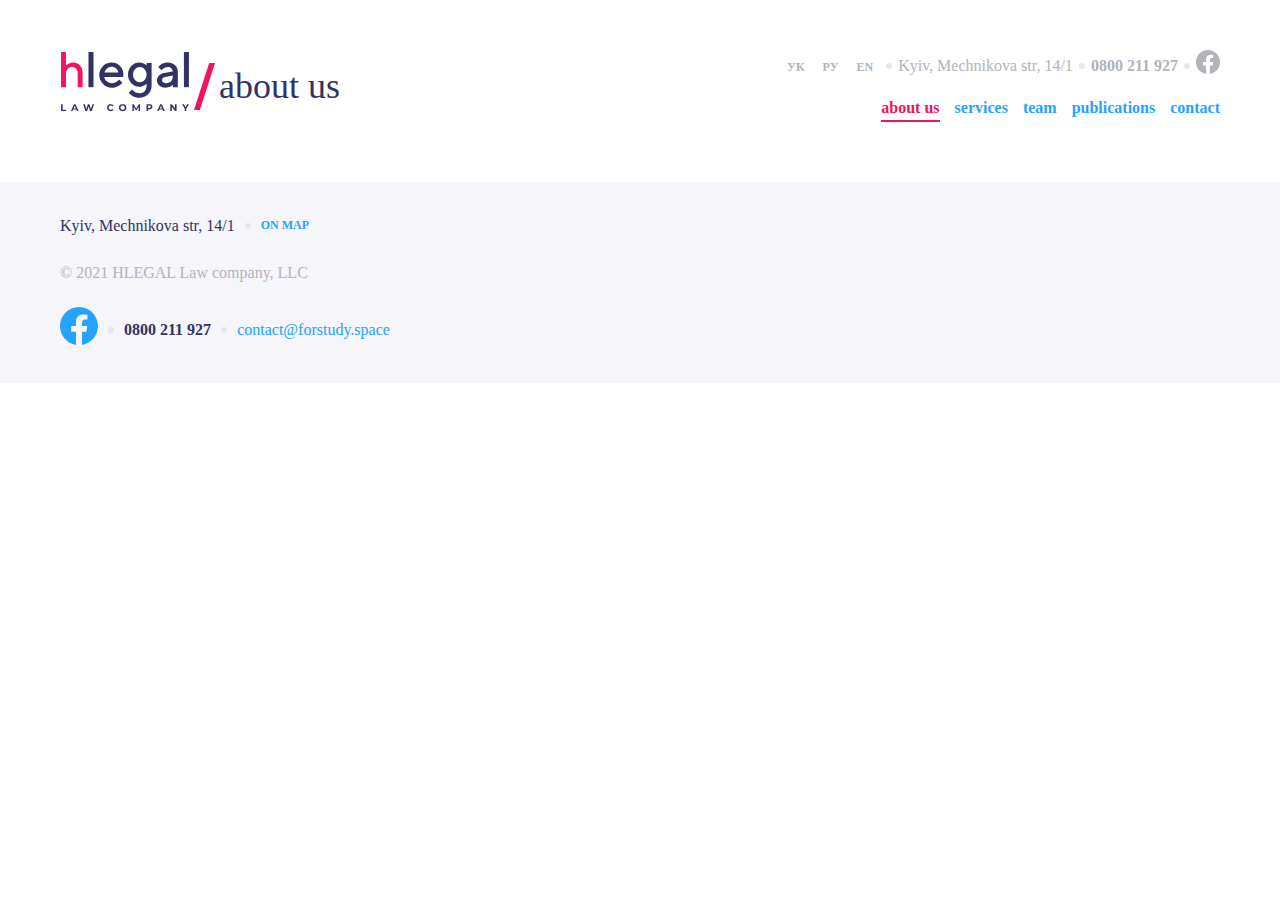
<file: index.html>
<!DOCTYPE html>
<html lang="en">

<head>
    <meta charset="UTF-8">
    <meta http-equiv="X-UA-Compatible" content="IE=edge">
    <meta name="viewport" content="width=device-width, initial-scale=1.0">
    <link rel="stylesheet" href="./css/team.css">
    <link rel="stylesheet" href="./css/media.css">
    <link rel="stylesheet" href="./css/header.css">
    <link rel="stylesheet" href="./css/footer.css">
    <link rel="stylesheet" href="./fonts/font.css">
    <title>Document</title>
</head>

<body>
    <header class="header">
        <div class="container grid justify-between">
            <div class="logo flex align-center">
                <a href="./index.html"><svg width="130" height="60" viewBox="0 0 130 61" fill="none" xmlns="http://www.w3.org/2000/svg">
                    <path
                        d="M4.95672 0H0V35.7986H4.95672V22.5177C4.95672 20.2709 5.51557 18.4984 6.63326 17.2502C7.75095 16.002 9.2817 15.353 11.1769 15.353C12.8049 15.353 14.1655 15.9521 15.2589 17.1004C16.3523 18.2738 16.9112 19.7466 16.9112 21.5191V35.8236H21.8922V21.5191C21.8922 18.2238 20.9932 15.6276 19.1951 13.6804C17.3971 11.7332 15.0402 10.7596 12.1731 10.7596C11.347 10.7596 10.5209 10.8594 9.71906 11.0841C8.89294 11.3088 8.2369 11.5584 7.70235 11.833C7.16781 12.1076 6.65756 12.4072 6.1959 12.7567C5.73424 13.1062 5.41838 13.3558 5.27259 13.5056C5.1268 13.6554 5.00532 13.7552 4.95672 13.8301V0Z"
                        fill="#F0145A" />
                    <path d="M32.9726 0H27.8628V35.7689H32.9726V0Z" fill="#323264" />
                    <path
                        d="M63.1114 25.293L63.3669 22.7381C63.3669 19.3145 62.2428 16.453 59.9433 14.1536C57.6439 11.8541 54.7824 10.73 51.3588 10.73C47.9352 10.73 44.9715 11.9563 42.5188 14.4091C40.0661 16.8618 38.8397 19.7744 38.8397 23.2491C38.8397 26.826 40.1172 29.8919 42.621 32.4468C45.1248 35.0017 48.1396 36.2792 51.6143 36.2792C52.9429 36.2792 54.1692 36.0748 55.3956 35.7171C56.6219 35.3083 57.6439 34.8995 58.3593 34.4907C59.1258 34.0308 59.8922 33.5199 60.5565 32.9578C61.2208 32.3957 61.6807 31.9869 61.8851 31.7314C62.0895 31.4759 62.2428 31.3226 62.345 31.1693L59.0236 27.8479L58.2571 28.8188C57.7461 29.432 56.8774 30.0452 55.6511 30.7095C54.3736 31.3737 53.0451 31.6803 51.6143 31.6803C49.6215 31.6803 47.9352 31.0671 46.5045 29.7897C45.0737 28.5122 44.205 27.0304 43.9495 25.293H63.1114ZM51.3588 15.0733C53.2495 15.0733 54.7824 15.6354 56.0599 16.7085C57.2862 17.8327 58.0527 19.2123 58.3593 20.9497H44.1539C44.6138 19.2123 45.4314 17.8327 46.7089 16.7085C47.9352 15.6354 49.5193 15.0733 51.3588 15.0733Z"
                        fill="#323264" />
                    <path
                        d="M86.9429 34.2863C86.9429 36.5347 86.2786 38.3742 84.8989 39.805C83.5704 41.1846 81.8841 41.9 79.7891 41.9C78.8693 41.9 77.9496 41.7467 77.0809 41.4912C76.2122 41.2357 75.5479 40.9291 74.9859 40.5714C74.4238 40.2137 73.9128 39.856 73.4018 39.3962C72.9419 38.9363 72.6353 38.6297 72.482 38.4764C72.3287 38.3231 72.2265 38.1698 72.1244 38.0676L68.803 41.389L69.2117 41.9C69.4672 42.2577 69.9271 42.7176 70.5403 43.2285C71.1535 43.6884 71.8689 44.1994 72.6864 44.7104C73.504 45.1703 74.526 45.5791 75.8034 45.9368C77.0809 46.2944 78.4094 46.4988 79.7891 46.4988C83.2638 46.4988 86.1253 45.3236 88.5269 42.9731C90.8774 40.5714 92.0527 37.7099 92.0527 34.2352V11.241H86.9429V13.7959L86.0742 13.0294C85.5121 12.5184 84.6434 12.0074 83.4171 11.4965C82.1907 10.9855 80.8622 10.73 79.5336 10.73C76.4166 10.73 73.7595 11.9052 71.4601 14.3069C69.1606 16.7085 68.0365 19.57 68.0365 22.9936C68.0365 26.4172 69.1606 29.2787 71.4601 31.6803C73.7595 34.0819 76.4166 35.2572 79.5336 35.2572C80.4023 35.2572 81.2199 35.155 82.0885 34.9506C82.9061 34.6951 83.5704 34.4396 84.1325 34.1841C84.6945 33.9286 85.2055 33.622 85.6654 33.2644C86.1253 32.9067 86.483 32.6512 86.5852 32.549L86.9429 32.1913V34.2863ZM73.1463 22.9936C73.1463 20.8475 73.8106 19.059 75.1903 17.5772C76.5699 16.0953 78.2051 15.3288 80.0446 15.3288C81.8841 15.3288 83.5193 16.0953 84.8989 17.5772C86.2275 19.059 86.9429 20.8475 86.9429 22.9936C86.9429 25.1397 86.2275 26.9282 84.8989 28.41C83.5193 29.8919 81.8841 30.6583 80.0446 30.6583C78.2051 30.6583 76.5699 29.8919 75.1903 28.41C73.8106 26.9282 73.1463 25.1397 73.1463 22.9936Z"
                        fill="#323264" />
                    <path
                        d="M118.724 35.7682V19.9277C118.724 17.3217 117.753 15.1244 115.863 13.3871C113.972 11.5987 111.519 10.73 108.504 10.73C107.329 10.73 106.154 10.8833 105.03 11.1899C103.906 11.5476 102.986 11.9052 102.321 12.314C101.657 12.7228 100.993 13.1827 100.38 13.7448C99.7666 14.2558 99.4089 14.6135 99.2045 14.8179C99.0512 15.0222 98.8979 15.1755 98.7957 15.3288L102.117 18.6502L102.781 17.7816C103.19 17.2195 103.906 16.7085 104.979 16.1464C106.052 15.5843 107.227 15.3288 108.504 15.3288C109.986 15.3288 111.213 15.7887 112.183 16.6574C113.154 17.5261 113.614 18.6502 113.614 19.9277L104.672 21.4606C102.475 21.8183 100.686 22.687 99.46 24.0667C98.1825 25.4463 97.5182 27.1326 97.5182 29.1254C97.5182 31.016 98.3358 32.6512 99.971 34.0819C101.657 35.5638 103.701 36.2792 106.205 36.2792C107.074 36.2792 107.891 36.177 108.709 35.9215C109.577 35.7171 110.242 35.4616 110.804 35.2061C111.366 34.9506 111.877 34.644 112.337 34.2863C112.797 33.9287 113.103 33.6732 113.308 33.571C113.461 33.4177 113.563 33.2644 113.614 33.2133V35.7682H118.724ZM106.971 31.6803C105.643 31.6803 104.57 31.3737 103.803 30.7606C102.986 30.1474 102.628 29.432 102.628 28.6144C102.628 27.7457 102.884 26.9793 103.446 26.4172C104.008 25.8551 104.774 25.4463 105.694 25.293L113.614 24.0156V24.5265C113.614 26.826 113.052 28.5633 111.877 29.8408C110.702 31.0671 109.066 31.6803 106.971 31.6803Z"
                        fill="#323264" />
                    <path d="M130 0H124.89V35.7689H130V0Z" fill="#323264" />
                    <path d="M0 53.1185H1.59915V58.7253H5.06396V60.0283H0V53.1185Z" fill="#323264" />
                    <path
                        d="M15.5016 58.5477H12.2934L11.6814 60.0283H10.0428L13.1226 53.1185H14.702L17.7917 60.0283H16.1136L15.5016 58.5477ZM14.9982 57.3335L13.9025 54.688L12.8067 57.3335H14.9982Z"
                        fill="#323264" />
                    <path
                        d="M33.5121 53.1185L31.2516 60.0283H29.534L28.0138 55.3494L26.4443 60.0283H24.7366L22.4662 53.1185H24.1245L25.6842 57.9751L27.313 53.1185H28.7937L30.3731 58.0146L31.9821 53.1185H33.5121Z"
                        fill="#323264" />
                    <path
                        d="M50.5232 60.1468C49.819 60.1468 49.1807 59.9954 48.6082 59.6927C48.0422 59.3834 47.5947 58.959 47.2657 58.4193C46.9432 57.8731 46.782 57.2578 46.782 56.5734C46.782 55.889 46.9432 55.277 47.2657 54.7373C47.5947 54.1911 48.0422 53.7667 48.6082 53.464C49.1807 53.1547 49.8223 53 50.5331 53C51.1319 53 51.6716 53.1053 52.152 53.3159C52.6389 53.5265 53.047 53.8292 53.376 54.224L52.3494 55.1717C51.8821 54.6321 51.303 54.3622 50.612 54.3622C50.1843 54.3622 49.8026 54.4577 49.467 54.6485C49.1313 54.8328 48.8681 55.0927 48.6773 55.4283C48.493 55.764 48.4009 56.1456 48.4009 56.5734C48.4009 57.0012 48.493 57.3828 48.6773 57.7185C48.8681 58.0541 49.1313 58.3173 49.467 58.5082C49.8026 58.6924 50.1843 58.7846 50.612 58.7846C51.303 58.7846 51.8821 58.5115 52.3494 57.9653L53.376 58.9129C53.047 59.3143 52.6389 59.6203 52.152 59.8309C51.665 60.0415 51.1221 60.1468 50.5232 60.1468Z"
                        fill="#323264" />
                    <path
                        d="M62.5933 60.1468C61.876 60.1468 61.2278 59.9922 60.6487 59.6829C60.0761 59.3736 59.6253 58.9491 59.2963 58.4095C58.9738 57.8632 58.8126 57.2512 58.8126 56.5734C58.8126 55.8956 58.9738 55.2868 59.2963 54.7472C59.6253 54.201 60.0761 53.7733 60.6487 53.464C61.2278 53.1547 61.876 53 62.5933 53C63.3106 53 63.9555 53.1547 64.5281 53.464C65.1006 53.7733 65.5514 54.201 65.8804 54.7472C66.2095 55.2868 66.374 55.8956 66.374 56.5734C66.374 57.2512 66.2095 57.8632 65.8804 58.4095C65.5514 58.9491 65.1006 59.3736 64.5281 59.6829C63.9555 59.9922 63.3106 60.1468 62.5933 60.1468ZM62.5933 58.7846C63.0013 58.7846 63.3698 58.6924 63.6989 58.5082C64.0279 58.3173 64.2846 58.0541 64.4688 57.7185C64.6597 57.3828 64.7551 57.0012 64.7551 56.5734C64.7551 56.1456 64.6597 55.764 64.4688 55.4283C64.2846 55.0927 64.0279 54.8328 63.6989 54.6485C63.3698 54.4577 63.0013 54.3622 62.5933 54.3622C62.1853 54.3622 61.8168 54.4577 61.4877 54.6485C61.1587 54.8328 60.8987 55.0927 60.7079 55.4283C60.5236 55.764 60.4315 56.1456 60.4315 56.5734C60.4315 57.0012 60.5236 57.3828 60.7079 57.7185C60.8987 58.0541 61.1587 58.3173 61.4877 58.5082C61.8168 58.6924 62.1853 58.7846 62.5933 58.7846Z"
                        fill="#323264" />
                    <path
                        d="M78.7995 60.0283L78.7896 55.8824L76.7561 59.2979H76.0355L74.0119 55.9713V60.0283H72.5115V53.1185H73.8342L76.4205 57.4125L78.9673 53.1185H80.2802L80.2999 60.0283H78.7995Z"
                        fill="#323264" />
                    <path
                        d="M89.8659 53.1185C90.478 53.1185 91.0077 53.2205 91.4552 53.4245C91.9093 53.6285 92.2581 53.918 92.5016 54.2931C92.7451 54.6682 92.8668 55.1125 92.8668 55.6258C92.8668 56.1325 92.7451 56.5767 92.5016 56.9584C92.2581 57.3335 91.9093 57.623 91.4552 57.8271C91.0077 58.0245 90.478 58.1232 89.8659 58.1232H88.4741V60.0283H86.8749V53.1185H89.8659ZM89.7771 56.8202C90.2575 56.8202 90.6227 56.7182 90.8728 56.5142C91.1229 56.3036 91.2479 56.0074 91.2479 55.6258C91.2479 55.2375 91.1229 54.9414 90.8728 54.7373C90.6227 54.5268 90.2575 54.4215 89.7771 54.4215H88.4741V56.8202H89.7771Z"
                        fill="#323264" />
                    <path
                        d="M103.148 58.5477H99.9396L99.3276 60.0283H97.6889L100.769 53.1185H102.348L105.438 60.0283H103.76L103.148 58.5477ZM102.644 57.3335L101.549 54.688L100.453 57.3335H102.644Z"
                        fill="#323264" />
                    <path
                        d="M117.428 53.1185V60.0283H116.115L112.67 55.8331V60.0283H111.09V53.1185H112.413L115.848 57.3137V53.1185H117.428Z"
                        fill="#323264" />
                    <path
                        d="M127.315 57.5803V60.0283H125.716V57.5605L123.041 53.1185H124.739L126.585 56.1884L128.43 53.1185H130L127.315 57.5803Z"
                        fill="#323264" />
                </svg></a>
                <svg class="slash" width="21" height="47" viewBox="0 0 21 47" fill="none"
                    xmlns="http://www.w3.org/2000/svg">
                    <path fill-rule="evenodd" clip-rule="evenodd" d="M15.1752 0H21L5.82482 47H0L15.1752 0Z"
                        fill="#F0145A" />
                </svg>
                <span class="page">about us</span>
            </div>
            <div class="info flex align-center">
                <div>
                    <form>
                        <label>
                            <input class="lang-check" type="radio" name="lang" value="en" id="ukr">
                            <span class="lang" lang="uk">УК</span>
                        </label>
                        <label>
                            <input class="lang-check" type="radio" name="lang" value="en" id="ru">
                            <span class="lang" lang="uk">РУ</span>
                        </label>
                        <label>
                            <input class="lang-check" type="radio" name="lang" value="en" id="en">
                            <span class="lang active" lang="uk">EN</span>
                        </label>
                    </form>
                </div>
                <span class="dot-separator"></span>
                <a class="address"
                    href="https://www.google.com/maps/place/BAO/@50.4370215,30.5305854,18z/data=!4m10!1m2!2m1!1sKyiv,+Mechnikova+str,+14%2F1!3m6!1s0x40d4cf072c51c1df:0x367ea59ccf0efcc4!8m2!3d50.4370215!4d30.5326453!15sChpLeWl2LCBNZWNobmlrb3ZhIHN0ciwgMTQvMVoaIhhreWl2IG1lY2huaWtvdmEgc3RyIDE0IDGSAQ1tZWFsX2RlbGl2ZXJ5mgEkQ2hkRFNVaE5NRzluUzBWSlEwRm5TVVI1YVhKNlRuUlJSUkFC4AEA!16s%2Fg%2F11cm3tsnsh"
                    target="_blank">Kyiv, Mechnikova str, 14/1</a>
                <span class="dot-separator"></span>
                <a class="phone" href="tel:+380800211927">0800 211 927</a>
                <span class="dot-separator"></span>
                <a class="fb-header" href="https://www.facebook.com/Hillel.IT.School/?mibextid=LQQJ4d"
                    target="_blank"><svg width="24" height="24" viewBox="0 0 24 24" fill="none"
                        xmlns="http://www.w3.org/2000/svg">
                        <path
                            d="M24 12.0733C24 5.40541 18.6274 0 12 0C5.37258 0 0 5.40541 0 12.0733C0 18.0995 4.38823 23.0943 10.125 24V15.5633H7.07813V12.0733H10.125V9.41343C10.125 6.38755 11.9165 4.71615 14.6576 4.71615C15.9705 4.71615 17.3438 4.95195 17.3438 4.95195V7.92313H15.8306C14.3399 7.92313 13.875 8.85379 13.875 9.80857V12.0733H17.2031L16.6711 15.5633H13.875V24C19.6118 23.0943 24 18.0995 24 12.0733Z"
                            fill="#B3B3BA" />
                    </svg>
                </a>
            </div>
            <nav class="nav flex">
                <a class="nav-item active" href="#">about us</a>
                <a class="nav-item" href="#">services</a>
                <a class="nav-item" href="./pages/teams.html">team</a>
                <a class="nav-item" href="#">publications</a>
                <a class="nav-item" href="#">contact</a>
            </nav>
        </div>
    </header>
    <section>
    </section>
    <footer class="footer">
        <div class="container grid justify-between">
            <div class="address flex align-center">
                <span class="address-name flex align-center">Kyiv, Mechnikova str, 14/1</span>
                <span class="dot-separator"></span>
                <a class="address-link"
                    href="https://www.google.com/maps/place/BAO/@50.4370215,30.5305854,18z/data=!4m10!1m2!2m1!1sKyiv,+Mechnikova+str,+14%2F1!3m6!1s0x40d4cf072c51c1df:0x367ea59ccf0efcc4!8m2!3d50.4370215!4d30.5326453!15sChpLeWl2LCBNZWNobmlrb3ZhIHN0ciwgMTQvMVoaIhhreWl2IG1lY2huaWtvdmEgc3RyIDE0IDGSAQ1tZWFsX2RlbGl2ZXJ5mgEkQ2hkRFNVaE5NRzluUzBWSlEwRm5TVVI1YVhKNlRuUlJSUkFC4AEA!16s%2Fg%2F11cm3tsnsh">On
                    map</a>
            </div>
            <span class="rights">© 2021 HLEGAL Law company, LLC</span>
            <div class="info flex align-center">
                <a class="fb-footer" target="_blank"
                    href="https://www.facebook.com/Hillel.IT.School/?mibextid=LQQJ4d"><svg width="38" height="38"
                        viewBox="0 0 38 38" fill="none" xmlns="http://www.w3.org/2000/svg">
                        <path
                            d="M38 19.1161C38 8.55857 29.4934 0 19 0C8.50658 0 0 8.55857 0 19.1161C0 28.6575 6.94803 36.5659 16.0312 38V24.6419H11.207V19.1161H16.0312V14.9046C16.0312 10.1136 18.8678 7.46723 23.2078 7.46723C25.2866 7.46723 27.4609 7.84059 27.4609 7.84059V12.545H25.0651C22.7048 12.545 21.9688 14.0185 21.9688 15.5302V19.1161H27.2383L26.3959 24.6419H21.9688V38C31.052 36.5659 38 28.6575 38 19.1161Z"
                            fill="#24A3FF" />
                    </svg></a>
                <span class="dot-separator"></span>
                <a class="phone" href="tel:+380800211927">0800 211 927</a>
                <span class="dot-separator"></span>
                <a class="contact" href="mailto:contact@forstudy.space">contact@forstudy.space</a>
            </div>
        </div>
    </footer>
</body>

</html>
</file>
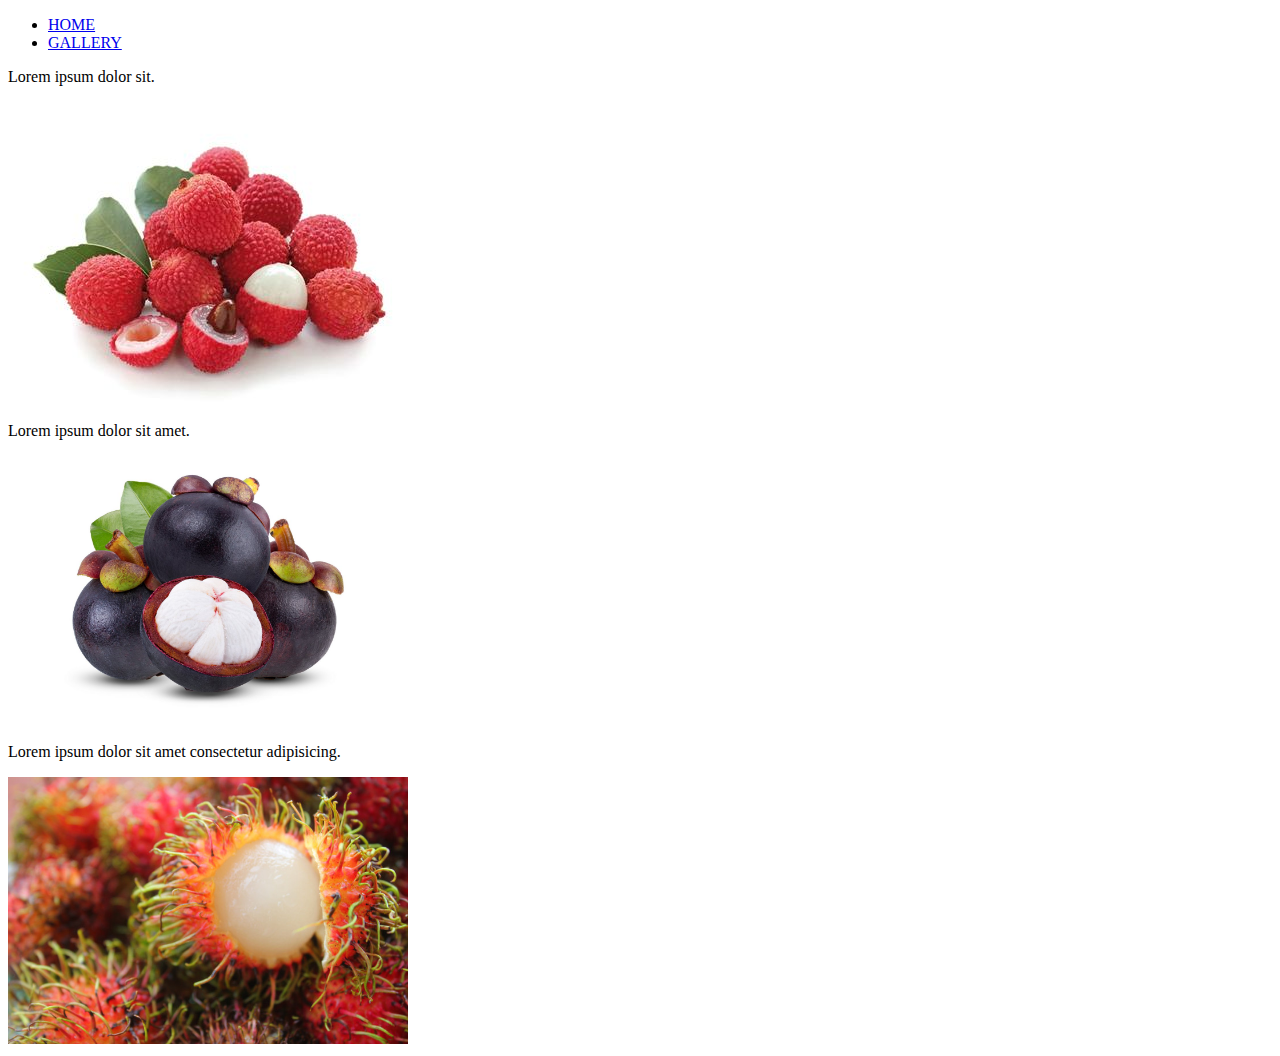
<file: gallery.html>
<!DOCTYPE html>
<html lang="en">

<head>
    <meta charset="UTF-8">
    <meta http-equiv="X-UA-Compatible" content="IE=edge">
    <meta name="viewport" content="width=device-width, initial-scale=1.0">
    <title>Document</title>
</head>

<body>
    <header>
        <nav>
            <ul>
                <li><a href="index.html">HOME</a></li>
                <li><a href="gallery.html">GALLERY</a></li>
            </ul>
        </nav>
    </header>
    <main>
        <p>Lorem ipsum dolor sit.</p>
        <img src="./images/img1.jpg" alt="fruit" width="400">
        <p>Lorem ipsum dolor sit amet.</p>
        <img src="./images/img2.jpg" alt="fruit" width="400">
        <p>Lorem ipsum dolor sit amet consectetur adipisicing.</p>
        <img src="./images/img3.jpg" alt="fruits" width="400">
    </main>
</body>

</html>
</file>
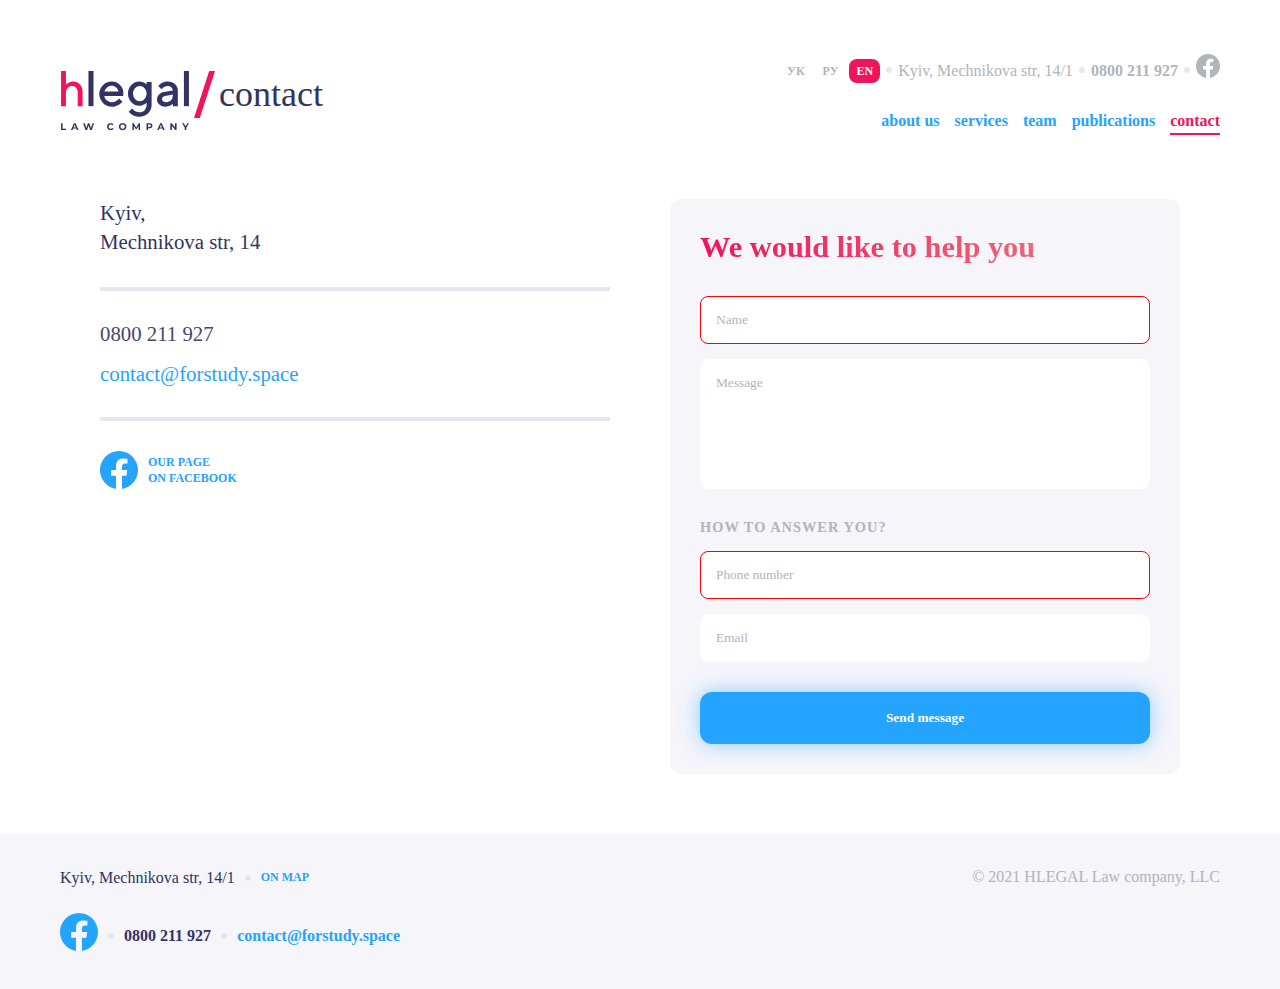
<file: pages/contact.html>
<!DOCTYPE html>
<html lang="en">

<head>
    <meta charset="UTF-8">
    <meta http-equiv="X-UA-Compatible" content="IE=edge">
    <meta name="viewport" content="width=device-width, initial-scale=1.0">
    <link rel="shortcut icon" type="image/x-icon" href="../assets/Symbol.ico" />
    <link rel="stylesheet" href="../fonts/font.css">
    <link rel="stylesheet" href="../css/contact.css">
    <link rel="stylesheet" href="../css/media.css">
    <title>HLEGAL</title>
</head>

<body>
    <header class="header">
        <div class="container wide grid grid-2-columns justify-between">
            <div class="logo flex align-center">
                <a class="logo-assets" href="../index.html"><svg width="130" height="60" viewBox="0 0 130 61"
                        fill="none" xmlns="http://www.w3.org/2000/svg">
                        <path
                            d="M4.95672 0H0V35.7986H4.95672V22.5177C4.95672 20.2709 5.51557 18.4984 6.63326 17.2502C7.75095 16.002 9.2817 15.353 11.1769 15.353C12.8049 15.353 14.1655 15.9521 15.2589 17.1004C16.3523 18.2738 16.9112 19.7466 16.9112 21.5191V35.8236H21.8922V21.5191C21.8922 18.2238 20.9932 15.6276 19.1951 13.6804C17.3971 11.7332 15.0402 10.7596 12.1731 10.7596C11.347 10.7596 10.5209 10.8594 9.71906 11.0841C8.89294 11.3088 8.2369 11.5584 7.70235 11.833C7.16781 12.1076 6.65756 12.4072 6.1959 12.7567C5.73424 13.1062 5.41838 13.3558 5.27259 13.5056C5.1268 13.6554 5.00532 13.7552 4.95672 13.8301V0Z"
                            fill="#F0145A" />
                        <path d="M32.9726 0H27.8628V35.7689H32.9726V0Z" fill="#323264" />
                        <path
                            d="M63.1114 25.293L63.3669 22.7381C63.3669 19.3145 62.2428 16.453 59.9433 14.1536C57.6439 11.8541 54.7824 10.73 51.3588 10.73C47.9352 10.73 44.9715 11.9563 42.5188 14.4091C40.0661 16.8618 38.8397 19.7744 38.8397 23.2491C38.8397 26.826 40.1172 29.8919 42.621 32.4468C45.1248 35.0017 48.1396 36.2792 51.6143 36.2792C52.9429 36.2792 54.1692 36.0748 55.3956 35.7171C56.6219 35.3083 57.6439 34.8995 58.3593 34.4907C59.1258 34.0308 59.8922 33.5199 60.5565 32.9578C61.2208 32.3957 61.6807 31.9869 61.8851 31.7314C62.0895 31.4759 62.2428 31.3226 62.345 31.1693L59.0236 27.8479L58.2571 28.8188C57.7461 29.432 56.8774 30.0452 55.6511 30.7095C54.3736 31.3737 53.0451 31.6803 51.6143 31.6803C49.6215 31.6803 47.9352 31.0671 46.5045 29.7897C45.0737 28.5122 44.205 27.0304 43.9495 25.293H63.1114ZM51.3588 15.0733C53.2495 15.0733 54.7824 15.6354 56.0599 16.7085C57.2862 17.8327 58.0527 19.2123 58.3593 20.9497H44.1539C44.6138 19.2123 45.4314 17.8327 46.7089 16.7085C47.9352 15.6354 49.5193 15.0733 51.3588 15.0733Z"
                            fill="#323264" />
                        <path
                            d="M86.9429 34.2863C86.9429 36.5347 86.2786 38.3742 84.8989 39.805C83.5704 41.1846 81.8841 41.9 79.7891 41.9C78.8693 41.9 77.9496 41.7467 77.0809 41.4912C76.2122 41.2357 75.5479 40.9291 74.9859 40.5714C74.4238 40.2137 73.9128 39.856 73.4018 39.3962C72.9419 38.9363 72.6353 38.6297 72.482 38.4764C72.3287 38.3231 72.2265 38.1698 72.1244 38.0676L68.803 41.389L69.2117 41.9C69.4672 42.2577 69.9271 42.7176 70.5403 43.2285C71.1535 43.6884 71.8689 44.1994 72.6864 44.7104C73.504 45.1703 74.526 45.5791 75.8034 45.9368C77.0809 46.2944 78.4094 46.4988 79.7891 46.4988C83.2638 46.4988 86.1253 45.3236 88.5269 42.9731C90.8774 40.5714 92.0527 37.7099 92.0527 34.2352V11.241H86.9429V13.7959L86.0742 13.0294C85.5121 12.5184 84.6434 12.0074 83.4171 11.4965C82.1907 10.9855 80.8622 10.73 79.5336 10.73C76.4166 10.73 73.7595 11.9052 71.4601 14.3069C69.1606 16.7085 68.0365 19.57 68.0365 22.9936C68.0365 26.4172 69.1606 29.2787 71.4601 31.6803C73.7595 34.0819 76.4166 35.2572 79.5336 35.2572C80.4023 35.2572 81.2199 35.155 82.0885 34.9506C82.9061 34.6951 83.5704 34.4396 84.1325 34.1841C84.6945 33.9286 85.2055 33.622 85.6654 33.2644C86.1253 32.9067 86.483 32.6512 86.5852 32.549L86.9429 32.1913V34.2863ZM73.1463 22.9936C73.1463 20.8475 73.8106 19.059 75.1903 17.5772C76.5699 16.0953 78.2051 15.3288 80.0446 15.3288C81.8841 15.3288 83.5193 16.0953 84.8989 17.5772C86.2275 19.059 86.9429 20.8475 86.9429 22.9936C86.9429 25.1397 86.2275 26.9282 84.8989 28.41C83.5193 29.8919 81.8841 30.6583 80.0446 30.6583C78.2051 30.6583 76.5699 29.8919 75.1903 28.41C73.8106 26.9282 73.1463 25.1397 73.1463 22.9936Z"
                            fill="#323264" />
                        <path
                            d="M118.724 35.7682V19.9277C118.724 17.3217 117.753 15.1244 115.863 13.3871C113.972 11.5987 111.519 10.73 108.504 10.73C107.329 10.73 106.154 10.8833 105.03 11.1899C103.906 11.5476 102.986 11.9052 102.321 12.314C101.657 12.7228 100.993 13.1827 100.38 13.7448C99.7666 14.2558 99.4089 14.6135 99.2045 14.8179C99.0512 15.0222 98.8979 15.1755 98.7957 15.3288L102.117 18.6502L102.781 17.7816C103.19 17.2195 103.906 16.7085 104.979 16.1464C106.052 15.5843 107.227 15.3288 108.504 15.3288C109.986 15.3288 111.213 15.7887 112.183 16.6574C113.154 17.5261 113.614 18.6502 113.614 19.9277L104.672 21.4606C102.475 21.8183 100.686 22.687 99.46 24.0667C98.1825 25.4463 97.5182 27.1326 97.5182 29.1254C97.5182 31.016 98.3358 32.6512 99.971 34.0819C101.657 35.5638 103.701 36.2792 106.205 36.2792C107.074 36.2792 107.891 36.177 108.709 35.9215C109.577 35.7171 110.242 35.4616 110.804 35.2061C111.366 34.9506 111.877 34.644 112.337 34.2863C112.797 33.9287 113.103 33.6732 113.308 33.571C113.461 33.4177 113.563 33.2644 113.614 33.2133V35.7682H118.724ZM106.971 31.6803C105.643 31.6803 104.57 31.3737 103.803 30.7606C102.986 30.1474 102.628 29.432 102.628 28.6144C102.628 27.7457 102.884 26.9793 103.446 26.4172C104.008 25.8551 104.774 25.4463 105.694 25.293L113.614 24.0156V24.5265C113.614 26.826 113.052 28.5633 111.877 29.8408C110.702 31.0671 109.066 31.6803 106.971 31.6803Z"
                            fill="#323264" />
                        <path d="M130 0H124.89V35.7689H130V0Z" fill="#323264" />
                        <path d="M0 53.1185H1.59915V58.7253H5.06396V60.0283H0V53.1185Z" fill="#323264" />
                        <path
                            d="M15.5016 58.5477H12.2934L11.6814 60.0283H10.0428L13.1226 53.1185H14.702L17.7917 60.0283H16.1136L15.5016 58.5477ZM14.9982 57.3335L13.9025 54.688L12.8067 57.3335H14.9982Z"
                            fill="#323264" />
                        <path
                            d="M33.5121 53.1185L31.2516 60.0283H29.534L28.0138 55.3494L26.4443 60.0283H24.7366L22.4662 53.1185H24.1245L25.6842 57.9751L27.313 53.1185H28.7937L30.3731 58.0146L31.9821 53.1185H33.5121Z"
                            fill="#323264" />
                        <path
                            d="M50.5232 60.1468C49.819 60.1468 49.1807 59.9954 48.6082 59.6927C48.0422 59.3834 47.5947 58.959 47.2657 58.4193C46.9432 57.8731 46.782 57.2578 46.782 56.5734C46.782 55.889 46.9432 55.277 47.2657 54.7373C47.5947 54.1911 48.0422 53.7667 48.6082 53.464C49.1807 53.1547 49.8223 53 50.5331 53C51.1319 53 51.6716 53.1053 52.152 53.3159C52.6389 53.5265 53.047 53.8292 53.376 54.224L52.3494 55.1717C51.8821 54.6321 51.303 54.3622 50.612 54.3622C50.1843 54.3622 49.8026 54.4577 49.467 54.6485C49.1313 54.8328 48.8681 55.0927 48.6773 55.4283C48.493 55.764 48.4009 56.1456 48.4009 56.5734C48.4009 57.0012 48.493 57.3828 48.6773 57.7185C48.8681 58.0541 49.1313 58.3173 49.467 58.5082C49.8026 58.6924 50.1843 58.7846 50.612 58.7846C51.303 58.7846 51.8821 58.5115 52.3494 57.9653L53.376 58.9129C53.047 59.3143 52.6389 59.6203 52.152 59.8309C51.665 60.0415 51.1221 60.1468 50.5232 60.1468Z"
                            fill="#323264" />
                        <path
                            d="M62.5933 60.1468C61.876 60.1468 61.2278 59.9922 60.6487 59.6829C60.0761 59.3736 59.6253 58.9491 59.2963 58.4095C58.9738 57.8632 58.8126 57.2512 58.8126 56.5734C58.8126 55.8956 58.9738 55.2868 59.2963 54.7472C59.6253 54.201 60.0761 53.7733 60.6487 53.464C61.2278 53.1547 61.876 53 62.5933 53C63.3106 53 63.9555 53.1547 64.5281 53.464C65.1006 53.7733 65.5514 54.201 65.8804 54.7472C66.2095 55.2868 66.374 55.8956 66.374 56.5734C66.374 57.2512 66.2095 57.8632 65.8804 58.4095C65.5514 58.9491 65.1006 59.3736 64.5281 59.6829C63.9555 59.9922 63.3106 60.1468 62.5933 60.1468ZM62.5933 58.7846C63.0013 58.7846 63.3698 58.6924 63.6989 58.5082C64.0279 58.3173 64.2846 58.0541 64.4688 57.7185C64.6597 57.3828 64.7551 57.0012 64.7551 56.5734C64.7551 56.1456 64.6597 55.764 64.4688 55.4283C64.2846 55.0927 64.0279 54.8328 63.6989 54.6485C63.3698 54.4577 63.0013 54.3622 62.5933 54.3622C62.1853 54.3622 61.8168 54.4577 61.4877 54.6485C61.1587 54.8328 60.8987 55.0927 60.7079 55.4283C60.5236 55.764 60.4315 56.1456 60.4315 56.5734C60.4315 57.0012 60.5236 57.3828 60.7079 57.7185C60.8987 58.0541 61.1587 58.3173 61.4877 58.5082C61.8168 58.6924 62.1853 58.7846 62.5933 58.7846Z"
                            fill="#323264" />
                        <path
                            d="M78.7995 60.0283L78.7896 55.8824L76.7561 59.2979H76.0355L74.0119 55.9713V60.0283H72.5115V53.1185H73.8342L76.4205 57.4125L78.9673 53.1185H80.2802L80.2999 60.0283H78.7995Z"
                            fill="#323264" />
                        <path
                            d="M89.8659 53.1185C90.478 53.1185 91.0077 53.2205 91.4552 53.4245C91.9093 53.6285 92.2581 53.918 92.5016 54.2931C92.7451 54.6682 92.8668 55.1125 92.8668 55.6258C92.8668 56.1325 92.7451 56.5767 92.5016 56.9584C92.2581 57.3335 91.9093 57.623 91.4552 57.8271C91.0077 58.0245 90.478 58.1232 89.8659 58.1232H88.4741V60.0283H86.8749V53.1185H89.8659ZM89.7771 56.8202C90.2575 56.8202 90.6227 56.7182 90.8728 56.5142C91.1229 56.3036 91.2479 56.0074 91.2479 55.6258C91.2479 55.2375 91.1229 54.9414 90.8728 54.7373C90.6227 54.5268 90.2575 54.4215 89.7771 54.4215H88.4741V56.8202H89.7771Z"
                            fill="#323264" />
                        <path
                            d="M103.148 58.5477H99.9396L99.3276 60.0283H97.6889L100.769 53.1185H102.348L105.438 60.0283H103.76L103.148 58.5477ZM102.644 57.3335L101.549 54.688L100.453 57.3335H102.644Z"
                            fill="#323264" />
                        <path
                            d="M117.428 53.1185V60.0283H116.115L112.67 55.8331V60.0283H111.09V53.1185H112.413L115.848 57.3137V53.1185H117.428Z"
                            fill="#323264" />
                        <path
                            d="M127.315 57.5803V60.0283H125.716V57.5605L123.041 53.1185H124.739L126.585 56.1884L128.43 53.1185H130L127.315 57.5803Z"
                            fill="#323264" />
                    </svg></a>
                <svg class="slash" width="21" height="47" viewBox="0 0 21 47" fill="none"
                    xmlns="http://www.w3.org/2000/svg">
                    <path fill-rule="evenodd" clip-rule="evenodd" d="M15.1752 0H21L5.82482 47H0L15.1752 0Z"
                        fill="#F0145A" />
                </svg>
                <span class="page">contact</span>
            </div>
            <div class="info flex align-center">
                <div>
                    <form>
                        <label>
                            <input class="lang-check" type="radio" name="lang" value="en" id="ukr">
                            <span class="lang" lang="uk">УК</span>
                        </label>
                        <label>
                            <input class="lang-check" type="radio" name="lang" value="en" id="ru">
                            <span class="lang" lang="ru">РУ</span>
                        </label>
                        <label>
                            <input class="lang-check" type="radio" name="lang" value="en" id="en" checked>
                            <span class="lang" lang="en">EN</span>
                        </label>
                    </form>
                </div>
                <span class="dot-separator"></span>
                <a class="address"
                    href="https://www.google.com/maps/place/BAO/@50.4370215,30.5305854,18z/data=!4m10!1m2!2m1!1sKyiv,+Mechnikova+str,+14%2F1!3m6!1s0x40d4cf072c51c1df:0x367ea59ccf0efcc4!8m2!3d50.4370215!4d30.5326453!15sChpLeWl2LCBNZWNobmlrb3ZhIHN0ciwgMTQvMVoaIhhreWl2IG1lY2huaWtvdmEgc3RyIDE0IDGSAQ1tZWFsX2RlbGl2ZXJ5mgEkQ2hkRFNVaE5NRzluUzBWSlEwRm5TVVI1YVhKNlRuUlJSUkFC4AEA!16s%2Fg%2F11cm3tsnsh"
                    target="_blank">Kyiv, Mechnikova str, 14/1</a>
                <span class="dot-separator"></span>
                <a class="phone" href="tel:+380800211927">0800 211 927</a>
                <span class="dot-separator"></span>
                <a class="fb-header" href="https://www.facebook.com/Hillel.IT.School/?mibextid=LQQJ4d"
                    target="_blank"><svg width="24" height="24" viewBox="0 0 24 24" fill="none"
                        xmlns="http://www.w3.org/2000/svg">
                        <path
                            d="M24 12.0733C24 5.40541 18.6274 0 12 0C5.37258 0 0 5.40541 0 12.0733C0 18.0995 4.38823 23.0943 10.125 24V15.5633H7.07813V12.0733H10.125V9.41343C10.125 6.38755 11.9165 4.71615 14.6576 4.71615C15.9705 4.71615 17.3438 4.95195 17.3438 4.95195V7.92313H15.8306C14.3399 7.92313 13.875 8.85379 13.875 9.80857V12.0733H17.2031L16.6711 15.5633H13.875V24C19.6118 23.0943 24 18.0995 24 12.0733Z"
                            fill="#B3B3BA" />
                    </svg>
                </a>
            </div>
            <p class="burger">
                <span></span>
                <span></span>
                <span></span>
                <span></span>
            </p>
            <nav class="nav flex align-center">
                <a class="nav-item" href="../index.html">about us</a>
                <a class="nav-item" href="./services.html">services</a>
                <a class="nav-item" href="./team.html">team</a>
                <a class="nav-item" href="./publications.html">publications</a>
                <a class="nav-item active" href="./contact.html">contact</a>
            </nav>
        </div>
    </header>
    <section class="contact">
        <div class="container small flex justify-between">
            <div class="contact-wrapper flex flex-column">
                <span class="contact-address">Kyiv,<br>Mechnikova str, 14</span>
                <hr>
                <div class="contact-info flex flex-column">
                    <a class="contact-phone" href="tel:+380800211927">0800 211 927</a>
                    <a class="contact-mail" href="mailto:contact@forstudy.space">contact@forstudy.space</a>
                </div>
                <hr>
                <a class="fb-contact flex align-center"
                    href="https://www.facebook.com/Hillel.IT.School/?mibextid=LQQJ4d" target="_blank">
                    <svg width="38" height="38" viewBox="0 0 38 38" fill="none" xmlns="http://www.w3.org/2000/svg">
                        <path
                            d="M38 19.1161C38 8.55857 29.4934 0 19 0C8.50658 0 0 8.55857 0 19.1161C0 28.6575 6.94803 36.5659 16.0312 38V24.6419H11.207V19.1161H16.0312V14.9046C16.0312 10.1136 18.8678 7.46723 23.2078 7.46723C25.2866 7.46723 27.4609 7.84059 27.4609 7.84059V12.545H25.0651C22.7048 12.545 21.9688 14.0185 21.9688 15.5302V19.1161H27.2383L26.3959 24.6419H21.9688V38C31.052 36.5659 38 28.6575 38 19.1161Z"
                            fill="#24A3FF" />
                    </svg>
                    <span>Our page<br>on facebook</span>
                </a>
            </div>
            <form class="contact-form flex flex-column">
                <h1 class="contact-title">We would like to help you</h1>
                <div class="flex flex-column gap-15px">
                    <input class="contact-input" type="text" placeholder="Name" required>
                    <textarea class="contact-input" placeholder="Message"></textarea>
                </div>
                <div class="flex flex-column gap-15px">
                    <h3>How to answer you?</h3>
                    <input class="contact-input" type="tel" placeholder="Phone number" required>
                    <input class="contact-input" type="email" placeholder="Email">
                </div>
                <button class="contact-button">Send message</button>
            </form>
        </div>
    </section>
    <footer class="footer">
        <div class="container wide grid grid-2-columns justify-between">
            <div class="address flex align-center">
                <span class="address-name flex align-center">Kyiv, Mechnikova str, 14/1</span>
                <span class="dot-separator"></span>
                <a class="address-link"
                    href="https://www.google.com/maps/place/BAO/@50.4370215,30.5305854,18z/data=!4m10!1m2!2m1!1sKyiv,+Mechnikova+str,+14%2F1!3m6!1s0x40d4cf072c51c1df:0x367ea59ccf0efcc4!8m2!3d50.4370215!4d30.5326453!15sChpLeWl2LCBNZWNobmlrb3ZhIHN0ciwgMTQvMVoaIhhreWl2IG1lY2huaWtvdmEgc3RyIDE0IDGSAQ1tZWFsX2RlbGl2ZXJ5mgEkQ2hkRFNVaE5NRzluUzBWSlEwRm5TVVI1YVhKNlRuUlJSUkFC4AEA!16s%2Fg%2F11cm3tsnsh">On
                    map</a>
            </div>
            <span class="rights">© 2021 HLEGAL Law company, LLC</span>
            <div class="info flex align-center">
                <a class="fb-footer" target="_blank"
                    href="https://www.facebook.com/Hillel.IT.School/?mibextid=LQQJ4d"><svg width="38" height="38"
                        viewBox="0 0 38 38" fill="none" xmlns="http://www.w3.org/2000/svg">
                        <path
                            d="M38 19.1161C38 8.55857 29.4934 0 19 0C8.50658 0 0 8.55857 0 19.1161C0 28.6575 6.94803 36.5659 16.0312 38V24.6419H11.207V19.1161H16.0312V14.9046C16.0312 10.1136 18.8678 7.46723 23.2078 7.46723C25.2866 7.46723 27.4609 7.84059 27.4609 7.84059V12.545H25.0651C22.7048 12.545 21.9688 14.0185 21.9688 15.5302V19.1161H27.2383L26.3959 24.6419H21.9688V38C31.052 36.5659 38 28.6575 38 19.1161Z"
                            fill="#24A3FF" />
                    </svg></a>
                <span class="dot-separator"></span>
                <a class="phone" href="tel:+380800211927">0800 211 927</a>
                <span class="dot-separator"></span>
                <a class="footer-contact" href="mailto:contact@forstudy.space">contact@forstudy.space</a>
            </div>
        </div>
    </footer>
    <script src="../js/jquery-3.6.4.js"></script>
    <script src="../js/script.js"></script>
</body>

</html>
</file>
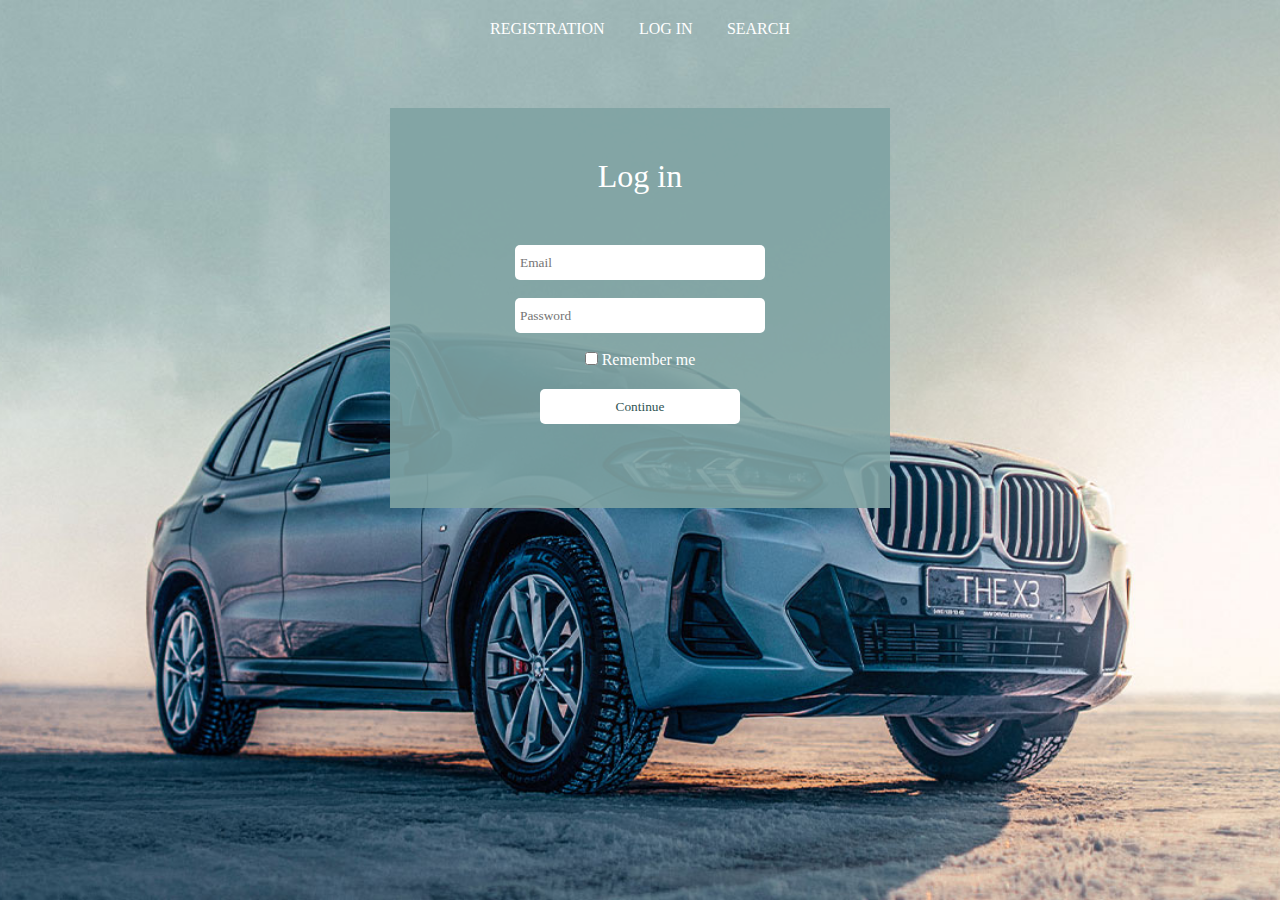
<file: pages/login.html>
<!DOCTYPE html>
<html lang="en">

<head>
    <meta charset="UTF-8">
    <meta http-equiv="X-UA-Compatible" content="IE=edge">
    <meta name="viewport" content="width=device-width, initial-scale=1.0">
    <link rel="stylesheet" href="../css/login_style.css">
    <link rel="stylesheet" href="../fonts/font.css">
    <title>Log in</title>
</head>

<body>
    <div class="intro">
        <header>
            <nav class="intro-nav">
                <a href="../index.html">registration</a>
                <a href="login.html">log in</a>
                <a href="search.html">search</a>
            </nav>
        </header>
        <div class="login-wrapper">
            <h1 class="login-title">Log in</h1>
            <form class="login-form" action="https://fom.in.ua/echo" method="post" target="_blank">
                <input type="email" name="email" placeholder="Email" required><br>
                <input type="password" name="password" placeholder="Password" required><br>
                <label class="remember-me">
                    <input type="checkbox" name="rememberMe">
                    <span>Remember me</span>
                </label>
                <button>Continue</button>
            </form>
        </div>
</body>

</html>
</file>
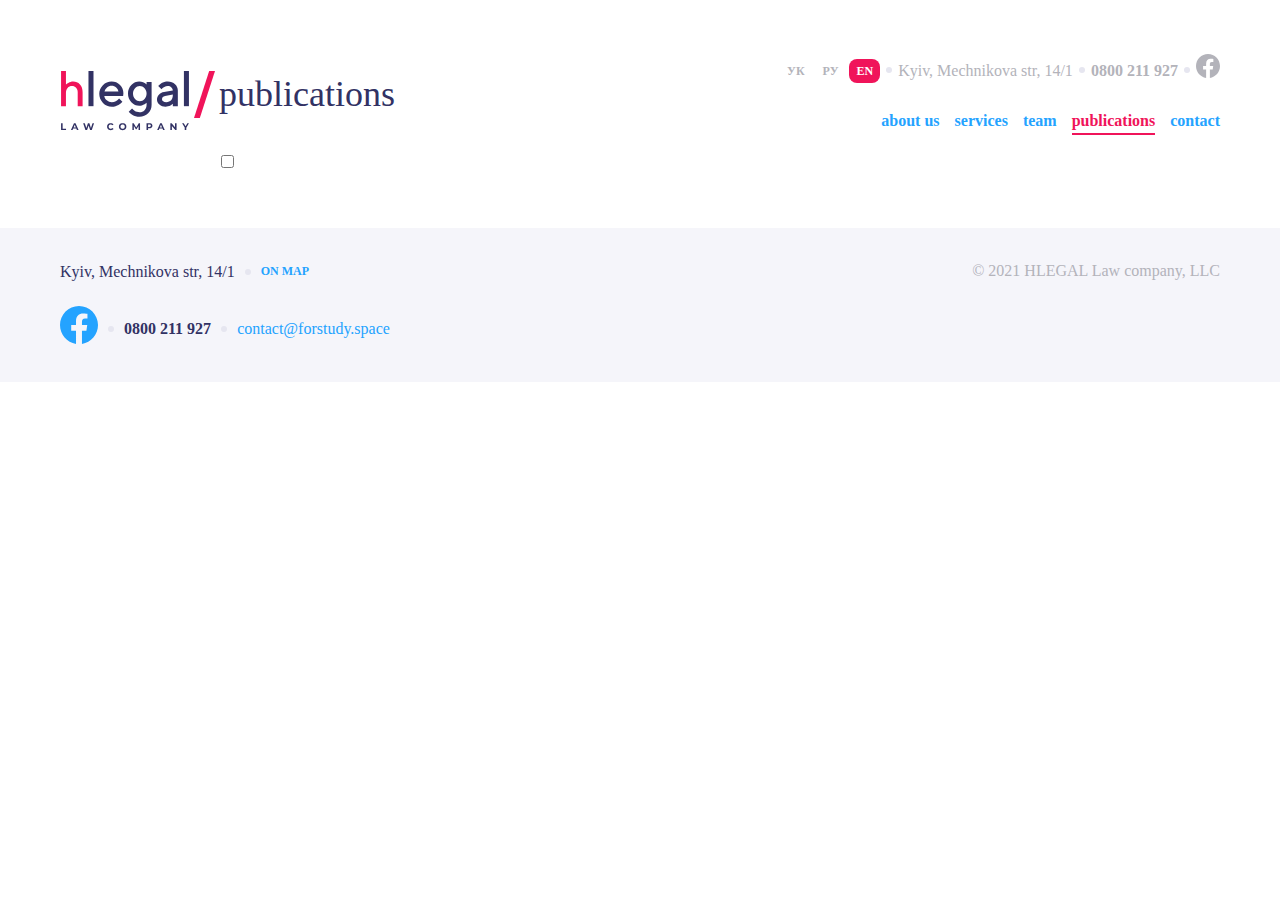
<file: pages/publications.html>
<!DOCTYPE html>
<html lang="en">

<head>
    <meta charset="UTF-8">
    <meta http-equiv="X-UA-Compatible" content="IE=edge">
    <meta name="viewport" content="width=device-width, initial-scale=1.0">
    <link rel="stylesheet" href="../fonts/font.css">
    <link rel="stylesheet" href="../css/team.css">
    <link rel="stylesheet" href="../css/media.css">
    <title>Document</title>
</head>

<body>
    <header class="header">
        <div class="container wide grid grid-2-columns justify-between">
            <div class="logo flex align-center">
                <a class="logo-assets" href="../index.html"><svg width="130" height="60" viewBox="0 0 130 61"
                        fill="none" xmlns="http://www.w3.org/2000/svg">
                        <path
                            d="M4.95672 0H0V35.7986H4.95672V22.5177C4.95672 20.2709 5.51557 18.4984 6.63326 17.2502C7.75095 16.002 9.2817 15.353 11.1769 15.353C12.8049 15.353 14.1655 15.9521 15.2589 17.1004C16.3523 18.2738 16.9112 19.7466 16.9112 21.5191V35.8236H21.8922V21.5191C21.8922 18.2238 20.9932 15.6276 19.1951 13.6804C17.3971 11.7332 15.0402 10.7596 12.1731 10.7596C11.347 10.7596 10.5209 10.8594 9.71906 11.0841C8.89294 11.3088 8.2369 11.5584 7.70235 11.833C7.16781 12.1076 6.65756 12.4072 6.1959 12.7567C5.73424 13.1062 5.41838 13.3558 5.27259 13.5056C5.1268 13.6554 5.00532 13.7552 4.95672 13.8301V0Z"
                            fill="#F0145A" />
                        <path d="M32.9726 0H27.8628V35.7689H32.9726V0Z" fill="#323264" />
                        <path
                            d="M63.1114 25.293L63.3669 22.7381C63.3669 19.3145 62.2428 16.453 59.9433 14.1536C57.6439 11.8541 54.7824 10.73 51.3588 10.73C47.9352 10.73 44.9715 11.9563 42.5188 14.4091C40.0661 16.8618 38.8397 19.7744 38.8397 23.2491C38.8397 26.826 40.1172 29.8919 42.621 32.4468C45.1248 35.0017 48.1396 36.2792 51.6143 36.2792C52.9429 36.2792 54.1692 36.0748 55.3956 35.7171C56.6219 35.3083 57.6439 34.8995 58.3593 34.4907C59.1258 34.0308 59.8922 33.5199 60.5565 32.9578C61.2208 32.3957 61.6807 31.9869 61.8851 31.7314C62.0895 31.4759 62.2428 31.3226 62.345 31.1693L59.0236 27.8479L58.2571 28.8188C57.7461 29.432 56.8774 30.0452 55.6511 30.7095C54.3736 31.3737 53.0451 31.6803 51.6143 31.6803C49.6215 31.6803 47.9352 31.0671 46.5045 29.7897C45.0737 28.5122 44.205 27.0304 43.9495 25.293H63.1114ZM51.3588 15.0733C53.2495 15.0733 54.7824 15.6354 56.0599 16.7085C57.2862 17.8327 58.0527 19.2123 58.3593 20.9497H44.1539C44.6138 19.2123 45.4314 17.8327 46.7089 16.7085C47.9352 15.6354 49.5193 15.0733 51.3588 15.0733Z"
                            fill="#323264" />
                        <path
                            d="M86.9429 34.2863C86.9429 36.5347 86.2786 38.3742 84.8989 39.805C83.5704 41.1846 81.8841 41.9 79.7891 41.9C78.8693 41.9 77.9496 41.7467 77.0809 41.4912C76.2122 41.2357 75.5479 40.9291 74.9859 40.5714C74.4238 40.2137 73.9128 39.856 73.4018 39.3962C72.9419 38.9363 72.6353 38.6297 72.482 38.4764C72.3287 38.3231 72.2265 38.1698 72.1244 38.0676L68.803 41.389L69.2117 41.9C69.4672 42.2577 69.9271 42.7176 70.5403 43.2285C71.1535 43.6884 71.8689 44.1994 72.6864 44.7104C73.504 45.1703 74.526 45.5791 75.8034 45.9368C77.0809 46.2944 78.4094 46.4988 79.7891 46.4988C83.2638 46.4988 86.1253 45.3236 88.5269 42.9731C90.8774 40.5714 92.0527 37.7099 92.0527 34.2352V11.241H86.9429V13.7959L86.0742 13.0294C85.5121 12.5184 84.6434 12.0074 83.4171 11.4965C82.1907 10.9855 80.8622 10.73 79.5336 10.73C76.4166 10.73 73.7595 11.9052 71.4601 14.3069C69.1606 16.7085 68.0365 19.57 68.0365 22.9936C68.0365 26.4172 69.1606 29.2787 71.4601 31.6803C73.7595 34.0819 76.4166 35.2572 79.5336 35.2572C80.4023 35.2572 81.2199 35.155 82.0885 34.9506C82.9061 34.6951 83.5704 34.4396 84.1325 34.1841C84.6945 33.9286 85.2055 33.622 85.6654 33.2644C86.1253 32.9067 86.483 32.6512 86.5852 32.549L86.9429 32.1913V34.2863ZM73.1463 22.9936C73.1463 20.8475 73.8106 19.059 75.1903 17.5772C76.5699 16.0953 78.2051 15.3288 80.0446 15.3288C81.8841 15.3288 83.5193 16.0953 84.8989 17.5772C86.2275 19.059 86.9429 20.8475 86.9429 22.9936C86.9429 25.1397 86.2275 26.9282 84.8989 28.41C83.5193 29.8919 81.8841 30.6583 80.0446 30.6583C78.2051 30.6583 76.5699 29.8919 75.1903 28.41C73.8106 26.9282 73.1463 25.1397 73.1463 22.9936Z"
                            fill="#323264" />
                        <path
                            d="M118.724 35.7682V19.9277C118.724 17.3217 117.753 15.1244 115.863 13.3871C113.972 11.5987 111.519 10.73 108.504 10.73C107.329 10.73 106.154 10.8833 105.03 11.1899C103.906 11.5476 102.986 11.9052 102.321 12.314C101.657 12.7228 100.993 13.1827 100.38 13.7448C99.7666 14.2558 99.4089 14.6135 99.2045 14.8179C99.0512 15.0222 98.8979 15.1755 98.7957 15.3288L102.117 18.6502L102.781 17.7816C103.19 17.2195 103.906 16.7085 104.979 16.1464C106.052 15.5843 107.227 15.3288 108.504 15.3288C109.986 15.3288 111.213 15.7887 112.183 16.6574C113.154 17.5261 113.614 18.6502 113.614 19.9277L104.672 21.4606C102.475 21.8183 100.686 22.687 99.46 24.0667C98.1825 25.4463 97.5182 27.1326 97.5182 29.1254C97.5182 31.016 98.3358 32.6512 99.971 34.0819C101.657 35.5638 103.701 36.2792 106.205 36.2792C107.074 36.2792 107.891 36.177 108.709 35.9215C109.577 35.7171 110.242 35.4616 110.804 35.2061C111.366 34.9506 111.877 34.644 112.337 34.2863C112.797 33.9287 113.103 33.6732 113.308 33.571C113.461 33.4177 113.563 33.2644 113.614 33.2133V35.7682H118.724ZM106.971 31.6803C105.643 31.6803 104.57 31.3737 103.803 30.7606C102.986 30.1474 102.628 29.432 102.628 28.6144C102.628 27.7457 102.884 26.9793 103.446 26.4172C104.008 25.8551 104.774 25.4463 105.694 25.293L113.614 24.0156V24.5265C113.614 26.826 113.052 28.5633 111.877 29.8408C110.702 31.0671 109.066 31.6803 106.971 31.6803Z"
                            fill="#323264" />
                        <path d="M130 0H124.89V35.7689H130V0Z" fill="#323264" />
                        <path d="M0 53.1185H1.59915V58.7253H5.06396V60.0283H0V53.1185Z" fill="#323264" />
                        <path
                            d="M15.5016 58.5477H12.2934L11.6814 60.0283H10.0428L13.1226 53.1185H14.702L17.7917 60.0283H16.1136L15.5016 58.5477ZM14.9982 57.3335L13.9025 54.688L12.8067 57.3335H14.9982Z"
                            fill="#323264" />
                        <path
                            d="M33.5121 53.1185L31.2516 60.0283H29.534L28.0138 55.3494L26.4443 60.0283H24.7366L22.4662 53.1185H24.1245L25.6842 57.9751L27.313 53.1185H28.7937L30.3731 58.0146L31.9821 53.1185H33.5121Z"
                            fill="#323264" />
                        <path
                            d="M50.5232 60.1468C49.819 60.1468 49.1807 59.9954 48.6082 59.6927C48.0422 59.3834 47.5947 58.959 47.2657 58.4193C46.9432 57.8731 46.782 57.2578 46.782 56.5734C46.782 55.889 46.9432 55.277 47.2657 54.7373C47.5947 54.1911 48.0422 53.7667 48.6082 53.464C49.1807 53.1547 49.8223 53 50.5331 53C51.1319 53 51.6716 53.1053 52.152 53.3159C52.6389 53.5265 53.047 53.8292 53.376 54.224L52.3494 55.1717C51.8821 54.6321 51.303 54.3622 50.612 54.3622C50.1843 54.3622 49.8026 54.4577 49.467 54.6485C49.1313 54.8328 48.8681 55.0927 48.6773 55.4283C48.493 55.764 48.4009 56.1456 48.4009 56.5734C48.4009 57.0012 48.493 57.3828 48.6773 57.7185C48.8681 58.0541 49.1313 58.3173 49.467 58.5082C49.8026 58.6924 50.1843 58.7846 50.612 58.7846C51.303 58.7846 51.8821 58.5115 52.3494 57.9653L53.376 58.9129C53.047 59.3143 52.6389 59.6203 52.152 59.8309C51.665 60.0415 51.1221 60.1468 50.5232 60.1468Z"
                            fill="#323264" />
                        <path
                            d="M62.5933 60.1468C61.876 60.1468 61.2278 59.9922 60.6487 59.6829C60.0761 59.3736 59.6253 58.9491 59.2963 58.4095C58.9738 57.8632 58.8126 57.2512 58.8126 56.5734C58.8126 55.8956 58.9738 55.2868 59.2963 54.7472C59.6253 54.201 60.0761 53.7733 60.6487 53.464C61.2278 53.1547 61.876 53 62.5933 53C63.3106 53 63.9555 53.1547 64.5281 53.464C65.1006 53.7733 65.5514 54.201 65.8804 54.7472C66.2095 55.2868 66.374 55.8956 66.374 56.5734C66.374 57.2512 66.2095 57.8632 65.8804 58.4095C65.5514 58.9491 65.1006 59.3736 64.5281 59.6829C63.9555 59.9922 63.3106 60.1468 62.5933 60.1468ZM62.5933 58.7846C63.0013 58.7846 63.3698 58.6924 63.6989 58.5082C64.0279 58.3173 64.2846 58.0541 64.4688 57.7185C64.6597 57.3828 64.7551 57.0012 64.7551 56.5734C64.7551 56.1456 64.6597 55.764 64.4688 55.4283C64.2846 55.0927 64.0279 54.8328 63.6989 54.6485C63.3698 54.4577 63.0013 54.3622 62.5933 54.3622C62.1853 54.3622 61.8168 54.4577 61.4877 54.6485C61.1587 54.8328 60.8987 55.0927 60.7079 55.4283C60.5236 55.764 60.4315 56.1456 60.4315 56.5734C60.4315 57.0012 60.5236 57.3828 60.7079 57.7185C60.8987 58.0541 61.1587 58.3173 61.4877 58.5082C61.8168 58.6924 62.1853 58.7846 62.5933 58.7846Z"
                            fill="#323264" />
                        <path
                            d="M78.7995 60.0283L78.7896 55.8824L76.7561 59.2979H76.0355L74.0119 55.9713V60.0283H72.5115V53.1185H73.8342L76.4205 57.4125L78.9673 53.1185H80.2802L80.2999 60.0283H78.7995Z"
                            fill="#323264" />
                        <path
                            d="M89.8659 53.1185C90.478 53.1185 91.0077 53.2205 91.4552 53.4245C91.9093 53.6285 92.2581 53.918 92.5016 54.2931C92.7451 54.6682 92.8668 55.1125 92.8668 55.6258C92.8668 56.1325 92.7451 56.5767 92.5016 56.9584C92.2581 57.3335 91.9093 57.623 91.4552 57.8271C91.0077 58.0245 90.478 58.1232 89.8659 58.1232H88.4741V60.0283H86.8749V53.1185H89.8659ZM89.7771 56.8202C90.2575 56.8202 90.6227 56.7182 90.8728 56.5142C91.1229 56.3036 91.2479 56.0074 91.2479 55.6258C91.2479 55.2375 91.1229 54.9414 90.8728 54.7373C90.6227 54.5268 90.2575 54.4215 89.7771 54.4215H88.4741V56.8202H89.7771Z"
                            fill="#323264" />
                        <path
                            d="M103.148 58.5477H99.9396L99.3276 60.0283H97.6889L100.769 53.1185H102.348L105.438 60.0283H103.76L103.148 58.5477ZM102.644 57.3335L101.549 54.688L100.453 57.3335H102.644Z"
                            fill="#323264" />
                        <path
                            d="M117.428 53.1185V60.0283H116.115L112.67 55.8331V60.0283H111.09V53.1185H112.413L115.848 57.3137V53.1185H117.428Z"
                            fill="#323264" />
                        <path
                            d="M127.315 57.5803V60.0283H125.716V57.5605L123.041 53.1185H124.739L126.585 56.1884L128.43 53.1185H130L127.315 57.5803Z"
                            fill="#323264" />
                    </svg></a>
                <svg class="slash" width="21" height="47" viewBox="0 0 21 47" fill="none"
                    xmlns="http://www.w3.org/2000/svg">
                    <path fill-rule="evenodd" clip-rule="evenodd" d="M15.1752 0H21L5.82482 47H0L15.1752 0Z"
                        fill="#F0145A" />
                </svg>
                <span class="page">publications</span>
            </div>
            <div class="info flex align-center">
                <div>
                    <form>
                        <label>
                            <input class="lang-check" type="radio" name="lang" value="en" id="ukr">
                            <span class="lang" lang="uk">УК</span>
                        </label>
                        <label>
                            <input class="lang-check" type="radio" name="lang" value="en" id="ru">
                            <span class="lang" lang="ru">РУ</span>
                        </label>
                        <label>
                            <input class="lang-check" type="radio" name="lang" value="en" id="en" checked>
                            <span class="lang" lang="en">EN</span>
                        </label>
                    </form>
                </div>
                <span class="dot-separator"></span>
                <a class="address"
                    href="https://www.google.com/maps/place/BAO/@50.4370215,30.5305854,18z/data=!4m10!1m2!2m1!1sKyiv,+Mechnikova+str,+14%2F1!3m6!1s0x40d4cf072c51c1df:0x367ea59ccf0efcc4!8m2!3d50.4370215!4d30.5326453!15sChpLeWl2LCBNZWNobmlrb3ZhIHN0ciwgMTQvMVoaIhhreWl2IG1lY2huaWtvdmEgc3RyIDE0IDGSAQ1tZWFsX2RlbGl2ZXJ5mgEkQ2hkRFNVaE5NRzluUzBWSlEwRm5TVVI1YVhKNlRuUlJSUkFC4AEA!16s%2Fg%2F11cm3tsnsh"
                    target="_blank">Kyiv, Mechnikova str, 14/1</a>
                <span class="dot-separator"></span>
                <a class="phone" href="tel:+380800211927">0800 211 927</a>
                <span class="dot-separator"></span>
                <a class="fb-header" href="https://www.facebook.com/Hillel.IT.School/?mibextid=LQQJ4d"
                    target="_blank"><svg width="24" height="24" viewBox="0 0 24 24" fill="none"
                        xmlns="http://www.w3.org/2000/svg">
                        <path
                            d="M24 12.0733C24 5.40541 18.6274 0 12 0C5.37258 0 0 5.40541 0 12.0733C0 18.0995 4.38823 23.0943 10.125 24V15.5633H7.07813V12.0733H10.125V9.41343C10.125 6.38755 11.9165 4.71615 14.6576 4.71615C15.9705 4.71615 17.3438 4.95195 17.3438 4.95195V7.92313H15.8306C14.3399 7.92313 13.875 8.85379 13.875 9.80857V12.0733H17.2031L16.6711 15.5633H13.875V24C19.6118 23.0943 24 18.0995 24 12.0733Z"
                            fill="#B3B3BA" />
                    </svg>
                </a>
            </div>
            <input class="burger-check" type="checkbox">
            <p class="burger">
                <span></span>
                <span></span>
                <span></span>
                <span></span>
            </p>
            <nav class="nav flex align-center">
                <a class="nav-item" href="../index.html">about us</a>
                <a class="nav-item" href="./services.html">services</a>
                <a class="nav-item" href="./team.html">team</a>
                <a class="nav-item active" href="./publications.html">publications</a>
                <a class="nav-item" href="./contact.html">contact</a>
            </nav>
        </div>
    </header>
    <section class=""></section>
    <footer class="footer">
        <div class="container wide grid grid-2-columns justify-between">
            <div class="address flex align-center">
                <span class="address-name flex align-center">Kyiv, Mechnikova str, 14/1</span>
                <span class="dot-separator"></span>
                <a class="address-link"
                    href="https://www.google.com/maps/place/BAO/@50.4370215,30.5305854,18z/data=!4m10!1m2!2m1!1sKyiv,+Mechnikova+str,+14%2F1!3m6!1s0x40d4cf072c51c1df:0x367ea59ccf0efcc4!8m2!3d50.4370215!4d30.5326453!15sChpLeWl2LCBNZWNobmlrb3ZhIHN0ciwgMTQvMVoaIhhreWl2IG1lY2huaWtvdmEgc3RyIDE0IDGSAQ1tZWFsX2RlbGl2ZXJ5mgEkQ2hkRFNVaE5NRzluUzBWSlEwRm5TVVI1YVhKNlRuUlJSUkFC4AEA!16s%2Fg%2F11cm3tsnsh">On
                    map</a>
            </div>
            <span class="rights">© 2021 HLEGAL Law company, LLC</span>
            <div class="info flex align-center">
                <a class="fb-footer" target="_blank"
                    href="https://www.facebook.com/Hillel.IT.School/?mibextid=LQQJ4d"><svg width="38" height="38"
                        viewBox="0 0 38 38" fill="none" xmlns="http://www.w3.org/2000/svg">
                        <path
                            d="M38 19.1161C38 8.55857 29.4934 0 19 0C8.50658 0 0 8.55857 0 19.1161C0 28.6575 6.94803 36.5659 16.0312 38V24.6419H11.207V19.1161H16.0312V14.9046C16.0312 10.1136 18.8678 7.46723 23.2078 7.46723C25.2866 7.46723 27.4609 7.84059 27.4609 7.84059V12.545H25.0651C22.7048 12.545 21.9688 14.0185 21.9688 15.5302V19.1161H27.2383L26.3959 24.6419H21.9688V38C31.052 36.5659 38 28.6575 38 19.1161Z"
                            fill="#24A3FF" />
                    </svg></a>
                <span class="dot-separator"></span>
                <a class="phone" href="tel:+380800211927">0800 211 927</a>
                <span class="dot-separator"></span>
                <a class="contact" href="mailto:contact@forstudy.space">contact@forstudy.space</a>
            </div>
        </div>
    </footer>
</body>

</html>
</file>
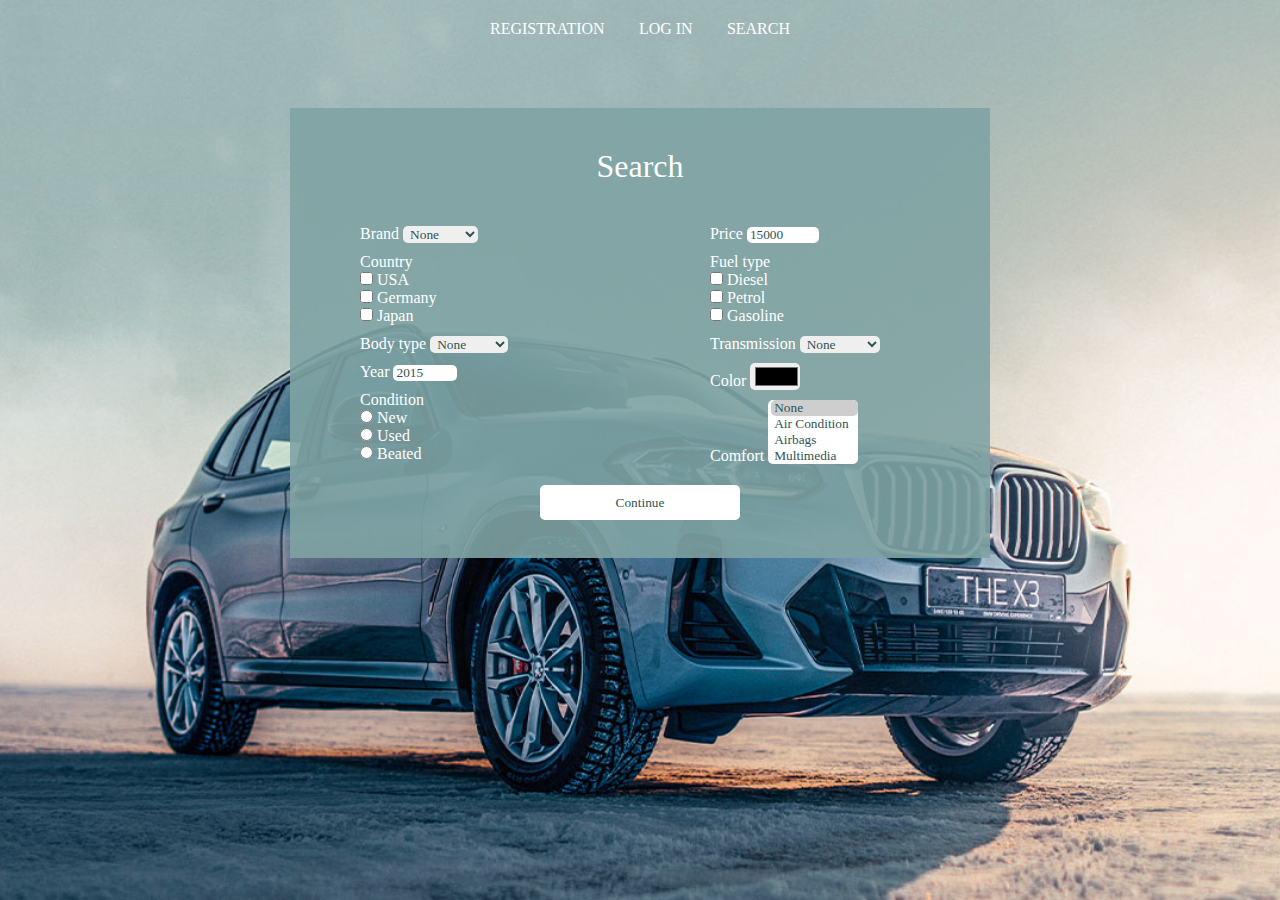
<file: pages/search.html>
<!DOCTYPE html>
<html lang="en">

<head>
   <meta charset="UTF-8">
   <meta http-equiv="X-UA-Compatible" content="IE=edge">
   <meta name="viewport" content="width=device-width, initial-scale=1.0">
   <link rel="stylesheet" href="../css/search_style.css">
   <link rel="stylesheet" href="../fonts/font.css">
   <title>Search</title>
</head>

<body>
   <div class="intro">
      <header>
         <nav class="intro-nav">
            <a href="../index.html">registration</a>
            <a href="login.html">log in</a>
            <a href="search.html">search</a>
         </nav>
      </header>
      <div class="search-wrapper">
         <h1 class="search-title">Search</h1>
         <form class="search-form" action="https://fom.in.ua/echo" method="post" target="_blank">
            <div class="content">
               <div class="column1">
                  <p>
                     <label>
                        <span>Brand</span>
                        <select name="carBrand">
                           <option value="0" selected disabled>None</option>
                           <option value="kia">Kia</option>
                           <option value="bmw">BMW</option>
                           <option value="volvo">Volvo</option>
                           <option value="mercedes">Mercedes</option>
                           <option value="ford">Ford</option>
                        </select>
                     </label>
                  </p>
                  <p>
                     <span>Country</span><br>
                     <label>
                        <input type="checkbox" name="country" value="usa">
                        <span>USA</span>
                     </label><br>
                     <label>
                        <input type="checkbox" name="country" value="germany">
                        <span>Germany</span>
                     </label><br>
                     <label>
                        <input type="checkbox" name="country" value="japan">
                        <span>Japan</span>
                     </label>
                  </p>
                  <p>
                     <label>
                        <span>Body type</span>
                        <select name="bodyType">
                           <option value="0" selected disabled>None</option>
                           <option value="coupe">Coupe</option>
                           <option value="sedan">Sedan</option>
                           <option value="crossover">Crossover</option>
                        </select>
                     </label>
                  </p>
                  <p>
                     <label>
                        <span>Year</span>
                        <input type="number" name="year" min="1995" max="2022" step="1" value="2015">
                     </label>
                  </p>
                  <p>
                     <span>Condition</span><br>
                     <label>
                        <input type="radio" name="cond" value="new">
                        <span>New</span>
                     </label><br>
                     <label>
                        <input type="radio" name="cond" value="used">
                        <span>Used</span>
                     </label><br>
                     <label>
                        <input type="radio" name="cond" value="beated">
                        <span>Beated</span>
                     </label>
                  </p>
               </div>
               <div class="column2">
                  <p>
                     <label>
                        <span>Price</span>
                        <input type="number" name="price" min="2000" max="50000" step="500" value="15000">
                     </label>
                  </p>
                  <p>
                     <span>Fuel type</span><br>
                     <label>
                        <input type="checkbox" name="fuel" value="diesel">
                        <span>Diesel</span>
                     </label><br>
                     <label>
                        <input type="checkbox" name="fuel" value="petrol">
                        <span>Petrol</span>
                     </label><br>
                     <label>
                        <input type="checkbox" name="fuel" value="gasoline">
                        <span>Gasoline</span>
                     </label>
                  </p>
                  <p>
                     <label>
                        <span>Transmission</span>
                        <select name="transmissionType">
                           <option value="0" selected disabled>None</option>
                           <option value="automatic">Automatic</option>
                           <option value="manual">Manual</option>
                           <option value="automated manual">AM</option>
                        </select>
                     </label>
                  </p>
                  <p>
                     <label>
                        <span>Color</span>
                        <input type="color" name="color">
                     </label>
                  </p>
                  <p>
                     <label>
                        <span>Comfort</span>
                        <select name="comfort" multiple>
                           <option value="0" selected>None</option>
                           <option value="a/c">Air Condition</option>
                           <option value="airbags">Airbags</option>
                           <option value="multimedia">Multimedia</option>
                           <option value="sunroof">Sunroof</option>
                           <option value="heated seats">Heated seats</option>
                           <option value="cruise control">Cruise Control</option>
                           <option value="lens headlight">Lens headlights</option>
                        </select>
                     </label>
                  </p>
               </div>
            </div>
            <button>Continue</button>
         </form>
      </div>
   </div>
</body>

</html>
</file>
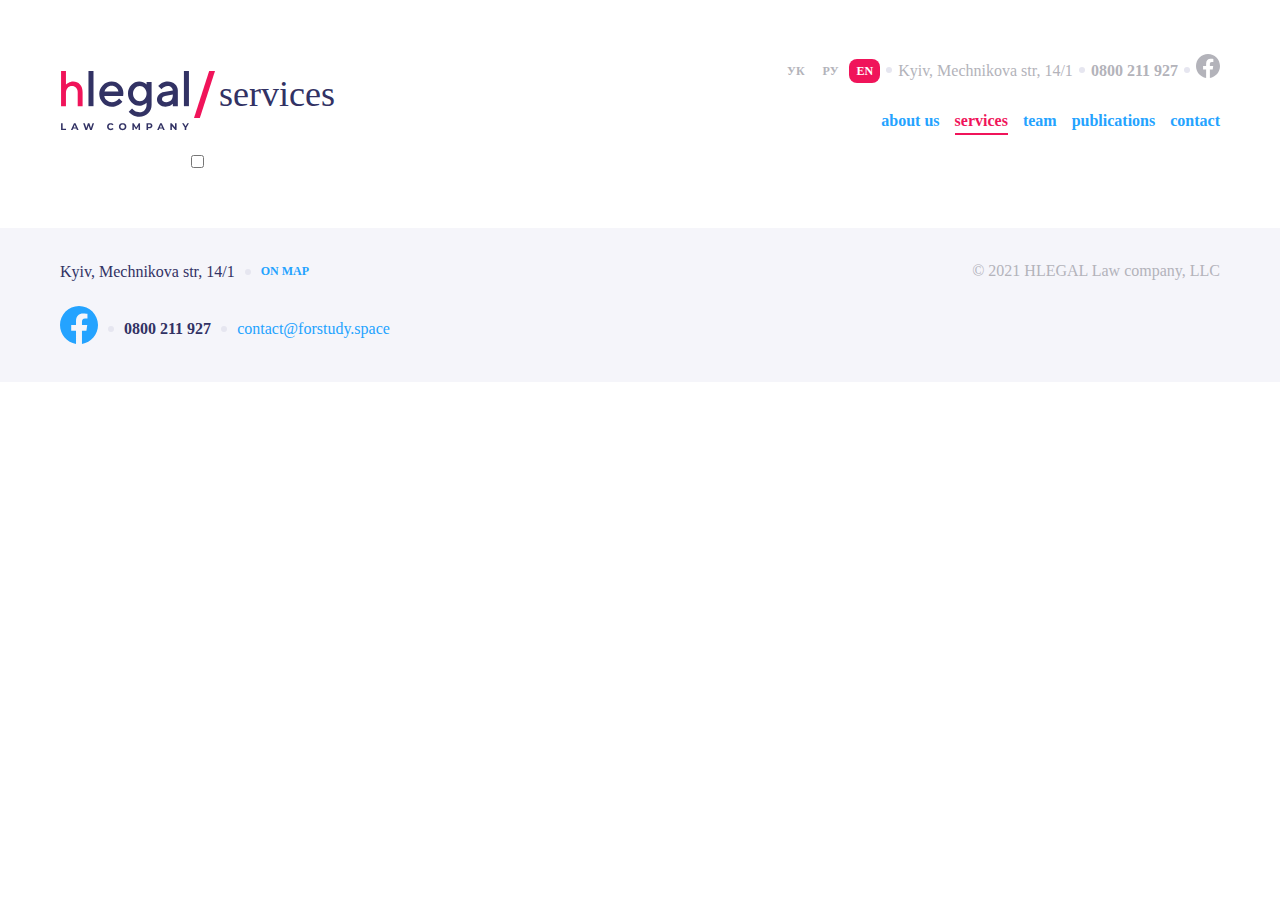
<file: pages/services.html>
<!DOCTYPE html>
<html lang="en">

<head>
    <meta charset="UTF-8">
    <meta http-equiv="X-UA-Compatible" content="IE=edge">
    <meta name="viewport" content="width=device-width, initial-scale=1.0">
    <link rel="stylesheet" href="../fonts/font.css">
    <link rel="stylesheet" href="../css/team.css">
    <link rel="stylesheet" href="../css/media.css">
    <title>Document</title>
</head>

<body>
    <header class="header">
        <div class="container wide grid grid-2-columns justify-between">
            <div class="logo flex align-center">
                <a class="logo-assets" href="../index.html"><svg width="130" height="60" viewBox="0 0 130 61"
                        fill="none" xmlns="http://www.w3.org/2000/svg">
                        <path
                            d="M4.95672 0H0V35.7986H4.95672V22.5177C4.95672 20.2709 5.51557 18.4984 6.63326 17.2502C7.75095 16.002 9.2817 15.353 11.1769 15.353C12.8049 15.353 14.1655 15.9521 15.2589 17.1004C16.3523 18.2738 16.9112 19.7466 16.9112 21.5191V35.8236H21.8922V21.5191C21.8922 18.2238 20.9932 15.6276 19.1951 13.6804C17.3971 11.7332 15.0402 10.7596 12.1731 10.7596C11.347 10.7596 10.5209 10.8594 9.71906 11.0841C8.89294 11.3088 8.2369 11.5584 7.70235 11.833C7.16781 12.1076 6.65756 12.4072 6.1959 12.7567C5.73424 13.1062 5.41838 13.3558 5.27259 13.5056C5.1268 13.6554 5.00532 13.7552 4.95672 13.8301V0Z"
                            fill="#F0145A" />
                        <path d="M32.9726 0H27.8628V35.7689H32.9726V0Z" fill="#323264" />
                        <path
                            d="M63.1114 25.293L63.3669 22.7381C63.3669 19.3145 62.2428 16.453 59.9433 14.1536C57.6439 11.8541 54.7824 10.73 51.3588 10.73C47.9352 10.73 44.9715 11.9563 42.5188 14.4091C40.0661 16.8618 38.8397 19.7744 38.8397 23.2491C38.8397 26.826 40.1172 29.8919 42.621 32.4468C45.1248 35.0017 48.1396 36.2792 51.6143 36.2792C52.9429 36.2792 54.1692 36.0748 55.3956 35.7171C56.6219 35.3083 57.6439 34.8995 58.3593 34.4907C59.1258 34.0308 59.8922 33.5199 60.5565 32.9578C61.2208 32.3957 61.6807 31.9869 61.8851 31.7314C62.0895 31.4759 62.2428 31.3226 62.345 31.1693L59.0236 27.8479L58.2571 28.8188C57.7461 29.432 56.8774 30.0452 55.6511 30.7095C54.3736 31.3737 53.0451 31.6803 51.6143 31.6803C49.6215 31.6803 47.9352 31.0671 46.5045 29.7897C45.0737 28.5122 44.205 27.0304 43.9495 25.293H63.1114ZM51.3588 15.0733C53.2495 15.0733 54.7824 15.6354 56.0599 16.7085C57.2862 17.8327 58.0527 19.2123 58.3593 20.9497H44.1539C44.6138 19.2123 45.4314 17.8327 46.7089 16.7085C47.9352 15.6354 49.5193 15.0733 51.3588 15.0733Z"
                            fill="#323264" />
                        <path
                            d="M86.9429 34.2863C86.9429 36.5347 86.2786 38.3742 84.8989 39.805C83.5704 41.1846 81.8841 41.9 79.7891 41.9C78.8693 41.9 77.9496 41.7467 77.0809 41.4912C76.2122 41.2357 75.5479 40.9291 74.9859 40.5714C74.4238 40.2137 73.9128 39.856 73.4018 39.3962C72.9419 38.9363 72.6353 38.6297 72.482 38.4764C72.3287 38.3231 72.2265 38.1698 72.1244 38.0676L68.803 41.389L69.2117 41.9C69.4672 42.2577 69.9271 42.7176 70.5403 43.2285C71.1535 43.6884 71.8689 44.1994 72.6864 44.7104C73.504 45.1703 74.526 45.5791 75.8034 45.9368C77.0809 46.2944 78.4094 46.4988 79.7891 46.4988C83.2638 46.4988 86.1253 45.3236 88.5269 42.9731C90.8774 40.5714 92.0527 37.7099 92.0527 34.2352V11.241H86.9429V13.7959L86.0742 13.0294C85.5121 12.5184 84.6434 12.0074 83.4171 11.4965C82.1907 10.9855 80.8622 10.73 79.5336 10.73C76.4166 10.73 73.7595 11.9052 71.4601 14.3069C69.1606 16.7085 68.0365 19.57 68.0365 22.9936C68.0365 26.4172 69.1606 29.2787 71.4601 31.6803C73.7595 34.0819 76.4166 35.2572 79.5336 35.2572C80.4023 35.2572 81.2199 35.155 82.0885 34.9506C82.9061 34.6951 83.5704 34.4396 84.1325 34.1841C84.6945 33.9286 85.2055 33.622 85.6654 33.2644C86.1253 32.9067 86.483 32.6512 86.5852 32.549L86.9429 32.1913V34.2863ZM73.1463 22.9936C73.1463 20.8475 73.8106 19.059 75.1903 17.5772C76.5699 16.0953 78.2051 15.3288 80.0446 15.3288C81.8841 15.3288 83.5193 16.0953 84.8989 17.5772C86.2275 19.059 86.9429 20.8475 86.9429 22.9936C86.9429 25.1397 86.2275 26.9282 84.8989 28.41C83.5193 29.8919 81.8841 30.6583 80.0446 30.6583C78.2051 30.6583 76.5699 29.8919 75.1903 28.41C73.8106 26.9282 73.1463 25.1397 73.1463 22.9936Z"
                            fill="#323264" />
                        <path
                            d="M118.724 35.7682V19.9277C118.724 17.3217 117.753 15.1244 115.863 13.3871C113.972 11.5987 111.519 10.73 108.504 10.73C107.329 10.73 106.154 10.8833 105.03 11.1899C103.906 11.5476 102.986 11.9052 102.321 12.314C101.657 12.7228 100.993 13.1827 100.38 13.7448C99.7666 14.2558 99.4089 14.6135 99.2045 14.8179C99.0512 15.0222 98.8979 15.1755 98.7957 15.3288L102.117 18.6502L102.781 17.7816C103.19 17.2195 103.906 16.7085 104.979 16.1464C106.052 15.5843 107.227 15.3288 108.504 15.3288C109.986 15.3288 111.213 15.7887 112.183 16.6574C113.154 17.5261 113.614 18.6502 113.614 19.9277L104.672 21.4606C102.475 21.8183 100.686 22.687 99.46 24.0667C98.1825 25.4463 97.5182 27.1326 97.5182 29.1254C97.5182 31.016 98.3358 32.6512 99.971 34.0819C101.657 35.5638 103.701 36.2792 106.205 36.2792C107.074 36.2792 107.891 36.177 108.709 35.9215C109.577 35.7171 110.242 35.4616 110.804 35.2061C111.366 34.9506 111.877 34.644 112.337 34.2863C112.797 33.9287 113.103 33.6732 113.308 33.571C113.461 33.4177 113.563 33.2644 113.614 33.2133V35.7682H118.724ZM106.971 31.6803C105.643 31.6803 104.57 31.3737 103.803 30.7606C102.986 30.1474 102.628 29.432 102.628 28.6144C102.628 27.7457 102.884 26.9793 103.446 26.4172C104.008 25.8551 104.774 25.4463 105.694 25.293L113.614 24.0156V24.5265C113.614 26.826 113.052 28.5633 111.877 29.8408C110.702 31.0671 109.066 31.6803 106.971 31.6803Z"
                            fill="#323264" />
                        <path d="M130 0H124.89V35.7689H130V0Z" fill="#323264" />
                        <path d="M0 53.1185H1.59915V58.7253H5.06396V60.0283H0V53.1185Z" fill="#323264" />
                        <path
                            d="M15.5016 58.5477H12.2934L11.6814 60.0283H10.0428L13.1226 53.1185H14.702L17.7917 60.0283H16.1136L15.5016 58.5477ZM14.9982 57.3335L13.9025 54.688L12.8067 57.3335H14.9982Z"
                            fill="#323264" />
                        <path
                            d="M33.5121 53.1185L31.2516 60.0283H29.534L28.0138 55.3494L26.4443 60.0283H24.7366L22.4662 53.1185H24.1245L25.6842 57.9751L27.313 53.1185H28.7937L30.3731 58.0146L31.9821 53.1185H33.5121Z"
                            fill="#323264" />
                        <path
                            d="M50.5232 60.1468C49.819 60.1468 49.1807 59.9954 48.6082 59.6927C48.0422 59.3834 47.5947 58.959 47.2657 58.4193C46.9432 57.8731 46.782 57.2578 46.782 56.5734C46.782 55.889 46.9432 55.277 47.2657 54.7373C47.5947 54.1911 48.0422 53.7667 48.6082 53.464C49.1807 53.1547 49.8223 53 50.5331 53C51.1319 53 51.6716 53.1053 52.152 53.3159C52.6389 53.5265 53.047 53.8292 53.376 54.224L52.3494 55.1717C51.8821 54.6321 51.303 54.3622 50.612 54.3622C50.1843 54.3622 49.8026 54.4577 49.467 54.6485C49.1313 54.8328 48.8681 55.0927 48.6773 55.4283C48.493 55.764 48.4009 56.1456 48.4009 56.5734C48.4009 57.0012 48.493 57.3828 48.6773 57.7185C48.8681 58.0541 49.1313 58.3173 49.467 58.5082C49.8026 58.6924 50.1843 58.7846 50.612 58.7846C51.303 58.7846 51.8821 58.5115 52.3494 57.9653L53.376 58.9129C53.047 59.3143 52.6389 59.6203 52.152 59.8309C51.665 60.0415 51.1221 60.1468 50.5232 60.1468Z"
                            fill="#323264" />
                        <path
                            d="M62.5933 60.1468C61.876 60.1468 61.2278 59.9922 60.6487 59.6829C60.0761 59.3736 59.6253 58.9491 59.2963 58.4095C58.9738 57.8632 58.8126 57.2512 58.8126 56.5734C58.8126 55.8956 58.9738 55.2868 59.2963 54.7472C59.6253 54.201 60.0761 53.7733 60.6487 53.464C61.2278 53.1547 61.876 53 62.5933 53C63.3106 53 63.9555 53.1547 64.5281 53.464C65.1006 53.7733 65.5514 54.201 65.8804 54.7472C66.2095 55.2868 66.374 55.8956 66.374 56.5734C66.374 57.2512 66.2095 57.8632 65.8804 58.4095C65.5514 58.9491 65.1006 59.3736 64.5281 59.6829C63.9555 59.9922 63.3106 60.1468 62.5933 60.1468ZM62.5933 58.7846C63.0013 58.7846 63.3698 58.6924 63.6989 58.5082C64.0279 58.3173 64.2846 58.0541 64.4688 57.7185C64.6597 57.3828 64.7551 57.0012 64.7551 56.5734C64.7551 56.1456 64.6597 55.764 64.4688 55.4283C64.2846 55.0927 64.0279 54.8328 63.6989 54.6485C63.3698 54.4577 63.0013 54.3622 62.5933 54.3622C62.1853 54.3622 61.8168 54.4577 61.4877 54.6485C61.1587 54.8328 60.8987 55.0927 60.7079 55.4283C60.5236 55.764 60.4315 56.1456 60.4315 56.5734C60.4315 57.0012 60.5236 57.3828 60.7079 57.7185C60.8987 58.0541 61.1587 58.3173 61.4877 58.5082C61.8168 58.6924 62.1853 58.7846 62.5933 58.7846Z"
                            fill="#323264" />
                        <path
                            d="M78.7995 60.0283L78.7896 55.8824L76.7561 59.2979H76.0355L74.0119 55.9713V60.0283H72.5115V53.1185H73.8342L76.4205 57.4125L78.9673 53.1185H80.2802L80.2999 60.0283H78.7995Z"
                            fill="#323264" />
                        <path
                            d="M89.8659 53.1185C90.478 53.1185 91.0077 53.2205 91.4552 53.4245C91.9093 53.6285 92.2581 53.918 92.5016 54.2931C92.7451 54.6682 92.8668 55.1125 92.8668 55.6258C92.8668 56.1325 92.7451 56.5767 92.5016 56.9584C92.2581 57.3335 91.9093 57.623 91.4552 57.8271C91.0077 58.0245 90.478 58.1232 89.8659 58.1232H88.4741V60.0283H86.8749V53.1185H89.8659ZM89.7771 56.8202C90.2575 56.8202 90.6227 56.7182 90.8728 56.5142C91.1229 56.3036 91.2479 56.0074 91.2479 55.6258C91.2479 55.2375 91.1229 54.9414 90.8728 54.7373C90.6227 54.5268 90.2575 54.4215 89.7771 54.4215H88.4741V56.8202H89.7771Z"
                            fill="#323264" />
                        <path
                            d="M103.148 58.5477H99.9396L99.3276 60.0283H97.6889L100.769 53.1185H102.348L105.438 60.0283H103.76L103.148 58.5477ZM102.644 57.3335L101.549 54.688L100.453 57.3335H102.644Z"
                            fill="#323264" />
                        <path
                            d="M117.428 53.1185V60.0283H116.115L112.67 55.8331V60.0283H111.09V53.1185H112.413L115.848 57.3137V53.1185H117.428Z"
                            fill="#323264" />
                        <path
                            d="M127.315 57.5803V60.0283H125.716V57.5605L123.041 53.1185H124.739L126.585 56.1884L128.43 53.1185H130L127.315 57.5803Z"
                            fill="#323264" />
                    </svg></a>
                <svg class="slash" width="21" height="47" viewBox="0 0 21 47" fill="none"
                    xmlns="http://www.w3.org/2000/svg">
                    <path fill-rule="evenodd" clip-rule="evenodd" d="M15.1752 0H21L5.82482 47H0L15.1752 0Z"
                        fill="#F0145A" />
                </svg>
                <span class="page">services</span>
            </div>
            <div class="info flex align-center">
                <div>
                    <form>
                        <label>
                            <input class="lang-check" type="radio" name="lang" value="en" id="ukr">
                            <span class="lang" lang="uk">УК</span>
                        </label>
                        <label>
                            <input class="lang-check" type="radio" name="lang" value="en" id="ru">
                            <span class="lang" lang="ru">РУ</span>
                        </label>
                        <label>
                            <input class="lang-check" type="radio" name="lang" value="en" id="en" checked>
                            <span class="lang" lang="en">EN</span>
                        </label>
                    </form>
                </div>
                <span class="dot-separator"></span>
                <a class="address"
                    href="https://www.google.com/maps/place/BAO/@50.4370215,30.5305854,18z/data=!4m10!1m2!2m1!1sKyiv,+Mechnikova+str,+14%2F1!3m6!1s0x40d4cf072c51c1df:0x367ea59ccf0efcc4!8m2!3d50.4370215!4d30.5326453!15sChpLeWl2LCBNZWNobmlrb3ZhIHN0ciwgMTQvMVoaIhhreWl2IG1lY2huaWtvdmEgc3RyIDE0IDGSAQ1tZWFsX2RlbGl2ZXJ5mgEkQ2hkRFNVaE5NRzluUzBWSlEwRm5TVVI1YVhKNlRuUlJSUkFC4AEA!16s%2Fg%2F11cm3tsnsh"
                    target="_blank">Kyiv, Mechnikova str, 14/1</a>
                <span class="dot-separator"></span>
                <a class="phone" href="tel:+380800211927">0800 211 927</a>
                <span class="dot-separator"></span>
                <a class="fb-header" href="https://www.facebook.com/Hillel.IT.School/?mibextid=LQQJ4d"
                    target="_blank"><svg width="24" height="24" viewBox="0 0 24 24" fill="none"
                        xmlns="http://www.w3.org/2000/svg">
                        <path
                            d="M24 12.0733C24 5.40541 18.6274 0 12 0C5.37258 0 0 5.40541 0 12.0733C0 18.0995 4.38823 23.0943 10.125 24V15.5633H7.07813V12.0733H10.125V9.41343C10.125 6.38755 11.9165 4.71615 14.6576 4.71615C15.9705 4.71615 17.3438 4.95195 17.3438 4.95195V7.92313H15.8306C14.3399 7.92313 13.875 8.85379 13.875 9.80857V12.0733H17.2031L16.6711 15.5633H13.875V24C19.6118 23.0943 24 18.0995 24 12.0733Z"
                            fill="#B3B3BA" />
                    </svg>
                </a>
            </div>
            <input class="burger-check" type="checkbox">
            <p class="burger">
                <span></span>
                <span></span>
                <span></span>
                <span></span>
            </p>
            <nav class="nav flex align-center">
                <a class="nav-item" href="../index.html">about us</a>
                <a class="nav-item active" href="./services.html">services</a>
                <a class="nav-item" href="./team.html">team</a>
                <a class="nav-item" href="./publications.html">publications</a>
                <a class="nav-item" href="./contact.html">contact</a>
            </nav>
        </div>
    </header>
    <section class=""></section>
    <footer class="footer">
        <div class="container wide grid grid-2-columns justify-between">
            <div class="address flex align-center">
                <span class="address-name flex align-center">Kyiv, Mechnikova str, 14/1</span>
                <span class="dot-separator"></span>
                <a class="address-link"
                    href="https://www.google.com/maps/place/BAO/@50.4370215,30.5305854,18z/data=!4m10!1m2!2m1!1sKyiv,+Mechnikova+str,+14%2F1!3m6!1s0x40d4cf072c51c1df:0x367ea59ccf0efcc4!8m2!3d50.4370215!4d30.5326453!15sChpLeWl2LCBNZWNobmlrb3ZhIHN0ciwgMTQvMVoaIhhreWl2IG1lY2huaWtvdmEgc3RyIDE0IDGSAQ1tZWFsX2RlbGl2ZXJ5mgEkQ2hkRFNVaE5NRzluUzBWSlEwRm5TVVI1YVhKNlRuUlJSUkFC4AEA!16s%2Fg%2F11cm3tsnsh">On
                    map</a>
            </div>
            <span class="rights">© 2021 HLEGAL Law company, LLC</span>
            <div class="info flex align-center">
                <a class="fb-footer" target="_blank"
                    href="https://www.facebook.com/Hillel.IT.School/?mibextid=LQQJ4d"><svg width="38" height="38"
                        viewBox="0 0 38 38" fill="none" xmlns="http://www.w3.org/2000/svg">
                        <path
                            d="M38 19.1161C38 8.55857 29.4934 0 19 0C8.50658 0 0 8.55857 0 19.1161C0 28.6575 6.94803 36.5659 16.0312 38V24.6419H11.207V19.1161H16.0312V14.9046C16.0312 10.1136 18.8678 7.46723 23.2078 7.46723C25.2866 7.46723 27.4609 7.84059 27.4609 7.84059V12.545H25.0651C22.7048 12.545 21.9688 14.0185 21.9688 15.5302V19.1161H27.2383L26.3959 24.6419H21.9688V38C31.052 36.5659 38 28.6575 38 19.1161Z"
                            fill="#24A3FF" />
                    </svg></a>
                <span class="dot-separator"></span>
                <a class="phone" href="tel:+380800211927">0800 211 927</a>
                <span class="dot-separator"></span>
                <a class="contact" href="mailto:contact@forstudy.space">contact@forstudy.space</a>
            </div>
        </div>
    </footer>
</body>

</html>
</file>
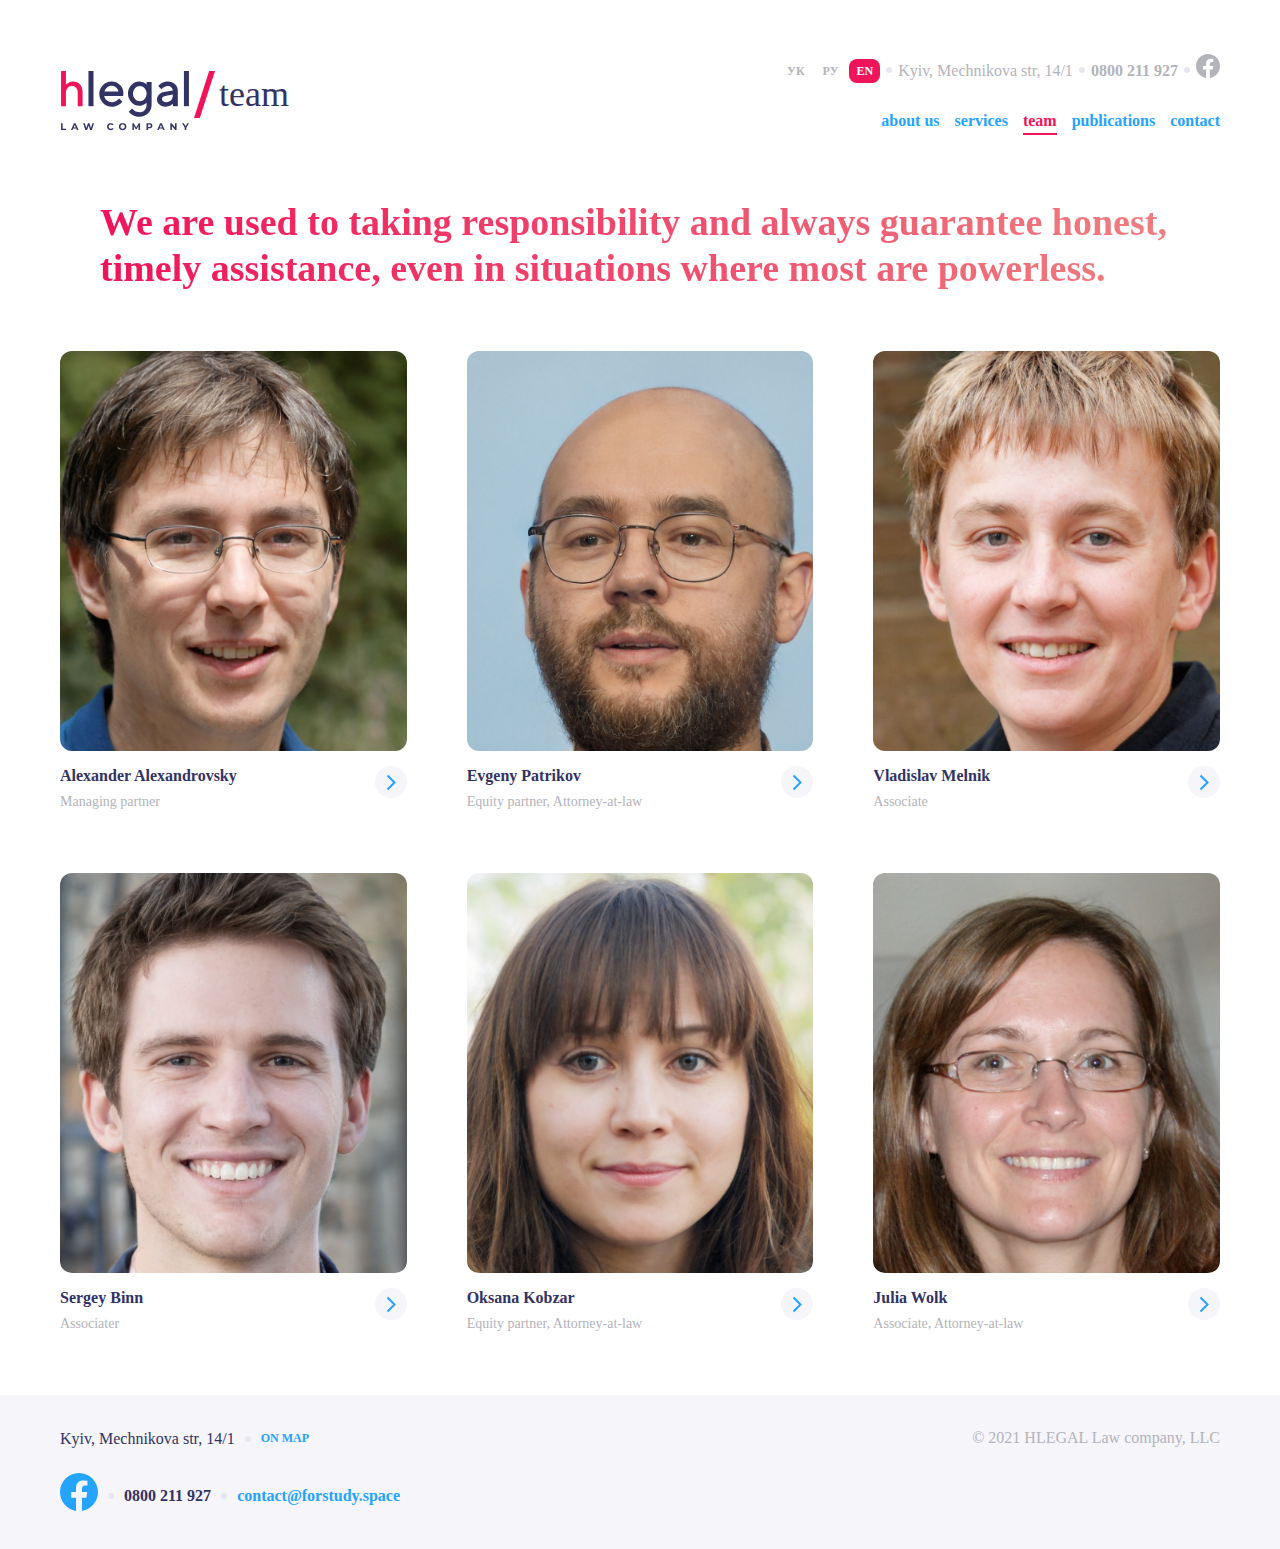
<file: pages/team.html>
<!DOCTYPE html>
<html lang="en">

<head>
    <meta charset="UTF-8">
    <meta http-equiv="X-UA-Compatible" content="IE=edge">
    <meta name="viewport" content="width=device-width, initial-scale=1.0">
    <link rel="shortcut icon" type="image/x-icon" href="../assets/Symbol.ico"/>
    <link rel="stylesheet" href="../fonts/font.css">
    <link rel="stylesheet" href="../css/team.css">
    <link rel="stylesheet" href="../css/media.css">
    <title>HLEGAL</title>
</head>

<body>
    <header class="header">
        <div class="container wide grid grid-2-columns justify-between">
            <div class="logo flex align-center">
                <a class="logo-assets" href="../index.html"><svg width="130" height="60" viewBox="0 0 130 61"
                        fill="none" xmlns="http://www.w3.org/2000/svg">
                        <path
                            d="M4.95672 0H0V35.7986H4.95672V22.5177C4.95672 20.2709 5.51557 18.4984 6.63326 17.2502C7.75095 16.002 9.2817 15.353 11.1769 15.353C12.8049 15.353 14.1655 15.9521 15.2589 17.1004C16.3523 18.2738 16.9112 19.7466 16.9112 21.5191V35.8236H21.8922V21.5191C21.8922 18.2238 20.9932 15.6276 19.1951 13.6804C17.3971 11.7332 15.0402 10.7596 12.1731 10.7596C11.347 10.7596 10.5209 10.8594 9.71906 11.0841C8.89294 11.3088 8.2369 11.5584 7.70235 11.833C7.16781 12.1076 6.65756 12.4072 6.1959 12.7567C5.73424 13.1062 5.41838 13.3558 5.27259 13.5056C5.1268 13.6554 5.00532 13.7552 4.95672 13.8301V0Z"
                            fill="#F0145A" />
                        <path d="M32.9726 0H27.8628V35.7689H32.9726V0Z" fill="#323264" />
                        <path
                            d="M63.1114 25.293L63.3669 22.7381C63.3669 19.3145 62.2428 16.453 59.9433 14.1536C57.6439 11.8541 54.7824 10.73 51.3588 10.73C47.9352 10.73 44.9715 11.9563 42.5188 14.4091C40.0661 16.8618 38.8397 19.7744 38.8397 23.2491C38.8397 26.826 40.1172 29.8919 42.621 32.4468C45.1248 35.0017 48.1396 36.2792 51.6143 36.2792C52.9429 36.2792 54.1692 36.0748 55.3956 35.7171C56.6219 35.3083 57.6439 34.8995 58.3593 34.4907C59.1258 34.0308 59.8922 33.5199 60.5565 32.9578C61.2208 32.3957 61.6807 31.9869 61.8851 31.7314C62.0895 31.4759 62.2428 31.3226 62.345 31.1693L59.0236 27.8479L58.2571 28.8188C57.7461 29.432 56.8774 30.0452 55.6511 30.7095C54.3736 31.3737 53.0451 31.6803 51.6143 31.6803C49.6215 31.6803 47.9352 31.0671 46.5045 29.7897C45.0737 28.5122 44.205 27.0304 43.9495 25.293H63.1114ZM51.3588 15.0733C53.2495 15.0733 54.7824 15.6354 56.0599 16.7085C57.2862 17.8327 58.0527 19.2123 58.3593 20.9497H44.1539C44.6138 19.2123 45.4314 17.8327 46.7089 16.7085C47.9352 15.6354 49.5193 15.0733 51.3588 15.0733Z"
                            fill="#323264" />
                        <path
                            d="M86.9429 34.2863C86.9429 36.5347 86.2786 38.3742 84.8989 39.805C83.5704 41.1846 81.8841 41.9 79.7891 41.9C78.8693 41.9 77.9496 41.7467 77.0809 41.4912C76.2122 41.2357 75.5479 40.9291 74.9859 40.5714C74.4238 40.2137 73.9128 39.856 73.4018 39.3962C72.9419 38.9363 72.6353 38.6297 72.482 38.4764C72.3287 38.3231 72.2265 38.1698 72.1244 38.0676L68.803 41.389L69.2117 41.9C69.4672 42.2577 69.9271 42.7176 70.5403 43.2285C71.1535 43.6884 71.8689 44.1994 72.6864 44.7104C73.504 45.1703 74.526 45.5791 75.8034 45.9368C77.0809 46.2944 78.4094 46.4988 79.7891 46.4988C83.2638 46.4988 86.1253 45.3236 88.5269 42.9731C90.8774 40.5714 92.0527 37.7099 92.0527 34.2352V11.241H86.9429V13.7959L86.0742 13.0294C85.5121 12.5184 84.6434 12.0074 83.4171 11.4965C82.1907 10.9855 80.8622 10.73 79.5336 10.73C76.4166 10.73 73.7595 11.9052 71.4601 14.3069C69.1606 16.7085 68.0365 19.57 68.0365 22.9936C68.0365 26.4172 69.1606 29.2787 71.4601 31.6803C73.7595 34.0819 76.4166 35.2572 79.5336 35.2572C80.4023 35.2572 81.2199 35.155 82.0885 34.9506C82.9061 34.6951 83.5704 34.4396 84.1325 34.1841C84.6945 33.9286 85.2055 33.622 85.6654 33.2644C86.1253 32.9067 86.483 32.6512 86.5852 32.549L86.9429 32.1913V34.2863ZM73.1463 22.9936C73.1463 20.8475 73.8106 19.059 75.1903 17.5772C76.5699 16.0953 78.2051 15.3288 80.0446 15.3288C81.8841 15.3288 83.5193 16.0953 84.8989 17.5772C86.2275 19.059 86.9429 20.8475 86.9429 22.9936C86.9429 25.1397 86.2275 26.9282 84.8989 28.41C83.5193 29.8919 81.8841 30.6583 80.0446 30.6583C78.2051 30.6583 76.5699 29.8919 75.1903 28.41C73.8106 26.9282 73.1463 25.1397 73.1463 22.9936Z"
                            fill="#323264" />
                        <path
                            d="M118.724 35.7682V19.9277C118.724 17.3217 117.753 15.1244 115.863 13.3871C113.972 11.5987 111.519 10.73 108.504 10.73C107.329 10.73 106.154 10.8833 105.03 11.1899C103.906 11.5476 102.986 11.9052 102.321 12.314C101.657 12.7228 100.993 13.1827 100.38 13.7448C99.7666 14.2558 99.4089 14.6135 99.2045 14.8179C99.0512 15.0222 98.8979 15.1755 98.7957 15.3288L102.117 18.6502L102.781 17.7816C103.19 17.2195 103.906 16.7085 104.979 16.1464C106.052 15.5843 107.227 15.3288 108.504 15.3288C109.986 15.3288 111.213 15.7887 112.183 16.6574C113.154 17.5261 113.614 18.6502 113.614 19.9277L104.672 21.4606C102.475 21.8183 100.686 22.687 99.46 24.0667C98.1825 25.4463 97.5182 27.1326 97.5182 29.1254C97.5182 31.016 98.3358 32.6512 99.971 34.0819C101.657 35.5638 103.701 36.2792 106.205 36.2792C107.074 36.2792 107.891 36.177 108.709 35.9215C109.577 35.7171 110.242 35.4616 110.804 35.2061C111.366 34.9506 111.877 34.644 112.337 34.2863C112.797 33.9287 113.103 33.6732 113.308 33.571C113.461 33.4177 113.563 33.2644 113.614 33.2133V35.7682H118.724ZM106.971 31.6803C105.643 31.6803 104.57 31.3737 103.803 30.7606C102.986 30.1474 102.628 29.432 102.628 28.6144C102.628 27.7457 102.884 26.9793 103.446 26.4172C104.008 25.8551 104.774 25.4463 105.694 25.293L113.614 24.0156V24.5265C113.614 26.826 113.052 28.5633 111.877 29.8408C110.702 31.0671 109.066 31.6803 106.971 31.6803Z"
                            fill="#323264" />
                        <path d="M130 0H124.89V35.7689H130V0Z" fill="#323264" />
                        <path d="M0 53.1185H1.59915V58.7253H5.06396V60.0283H0V53.1185Z" fill="#323264" />
                        <path
                            d="M15.5016 58.5477H12.2934L11.6814 60.0283H10.0428L13.1226 53.1185H14.702L17.7917 60.0283H16.1136L15.5016 58.5477ZM14.9982 57.3335L13.9025 54.688L12.8067 57.3335H14.9982Z"
                            fill="#323264" />
                        <path
                            d="M33.5121 53.1185L31.2516 60.0283H29.534L28.0138 55.3494L26.4443 60.0283H24.7366L22.4662 53.1185H24.1245L25.6842 57.9751L27.313 53.1185H28.7937L30.3731 58.0146L31.9821 53.1185H33.5121Z"
                            fill="#323264" />
                        <path
                            d="M50.5232 60.1468C49.819 60.1468 49.1807 59.9954 48.6082 59.6927C48.0422 59.3834 47.5947 58.959 47.2657 58.4193C46.9432 57.8731 46.782 57.2578 46.782 56.5734C46.782 55.889 46.9432 55.277 47.2657 54.7373C47.5947 54.1911 48.0422 53.7667 48.6082 53.464C49.1807 53.1547 49.8223 53 50.5331 53C51.1319 53 51.6716 53.1053 52.152 53.3159C52.6389 53.5265 53.047 53.8292 53.376 54.224L52.3494 55.1717C51.8821 54.6321 51.303 54.3622 50.612 54.3622C50.1843 54.3622 49.8026 54.4577 49.467 54.6485C49.1313 54.8328 48.8681 55.0927 48.6773 55.4283C48.493 55.764 48.4009 56.1456 48.4009 56.5734C48.4009 57.0012 48.493 57.3828 48.6773 57.7185C48.8681 58.0541 49.1313 58.3173 49.467 58.5082C49.8026 58.6924 50.1843 58.7846 50.612 58.7846C51.303 58.7846 51.8821 58.5115 52.3494 57.9653L53.376 58.9129C53.047 59.3143 52.6389 59.6203 52.152 59.8309C51.665 60.0415 51.1221 60.1468 50.5232 60.1468Z"
                            fill="#323264" />
                        <path
                            d="M62.5933 60.1468C61.876 60.1468 61.2278 59.9922 60.6487 59.6829C60.0761 59.3736 59.6253 58.9491 59.2963 58.4095C58.9738 57.8632 58.8126 57.2512 58.8126 56.5734C58.8126 55.8956 58.9738 55.2868 59.2963 54.7472C59.6253 54.201 60.0761 53.7733 60.6487 53.464C61.2278 53.1547 61.876 53 62.5933 53C63.3106 53 63.9555 53.1547 64.5281 53.464C65.1006 53.7733 65.5514 54.201 65.8804 54.7472C66.2095 55.2868 66.374 55.8956 66.374 56.5734C66.374 57.2512 66.2095 57.8632 65.8804 58.4095C65.5514 58.9491 65.1006 59.3736 64.5281 59.6829C63.9555 59.9922 63.3106 60.1468 62.5933 60.1468ZM62.5933 58.7846C63.0013 58.7846 63.3698 58.6924 63.6989 58.5082C64.0279 58.3173 64.2846 58.0541 64.4688 57.7185C64.6597 57.3828 64.7551 57.0012 64.7551 56.5734C64.7551 56.1456 64.6597 55.764 64.4688 55.4283C64.2846 55.0927 64.0279 54.8328 63.6989 54.6485C63.3698 54.4577 63.0013 54.3622 62.5933 54.3622C62.1853 54.3622 61.8168 54.4577 61.4877 54.6485C61.1587 54.8328 60.8987 55.0927 60.7079 55.4283C60.5236 55.764 60.4315 56.1456 60.4315 56.5734C60.4315 57.0012 60.5236 57.3828 60.7079 57.7185C60.8987 58.0541 61.1587 58.3173 61.4877 58.5082C61.8168 58.6924 62.1853 58.7846 62.5933 58.7846Z"
                            fill="#323264" />
                        <path
                            d="M78.7995 60.0283L78.7896 55.8824L76.7561 59.2979H76.0355L74.0119 55.9713V60.0283H72.5115V53.1185H73.8342L76.4205 57.4125L78.9673 53.1185H80.2802L80.2999 60.0283H78.7995Z"
                            fill="#323264" />
                        <path
                            d="M89.8659 53.1185C90.478 53.1185 91.0077 53.2205 91.4552 53.4245C91.9093 53.6285 92.2581 53.918 92.5016 54.2931C92.7451 54.6682 92.8668 55.1125 92.8668 55.6258C92.8668 56.1325 92.7451 56.5767 92.5016 56.9584C92.2581 57.3335 91.9093 57.623 91.4552 57.8271C91.0077 58.0245 90.478 58.1232 89.8659 58.1232H88.4741V60.0283H86.8749V53.1185H89.8659ZM89.7771 56.8202C90.2575 56.8202 90.6227 56.7182 90.8728 56.5142C91.1229 56.3036 91.2479 56.0074 91.2479 55.6258C91.2479 55.2375 91.1229 54.9414 90.8728 54.7373C90.6227 54.5268 90.2575 54.4215 89.7771 54.4215H88.4741V56.8202H89.7771Z"
                            fill="#323264" />
                        <path
                            d="M103.148 58.5477H99.9396L99.3276 60.0283H97.6889L100.769 53.1185H102.348L105.438 60.0283H103.76L103.148 58.5477ZM102.644 57.3335L101.549 54.688L100.453 57.3335H102.644Z"
                            fill="#323264" />
                        <path
                            d="M117.428 53.1185V60.0283H116.115L112.67 55.8331V60.0283H111.09V53.1185H112.413L115.848 57.3137V53.1185H117.428Z"
                            fill="#323264" />
                        <path
                            d="M127.315 57.5803V60.0283H125.716V57.5605L123.041 53.1185H124.739L126.585 56.1884L128.43 53.1185H130L127.315 57.5803Z"
                            fill="#323264" />
                    </svg></a>
                <svg class="slash" width="21" height="47" viewBox="0 0 21 47" fill="none"
                    xmlns="http://www.w3.org/2000/svg">
                    <path fill-rule="evenodd" clip-rule="evenodd" d="M15.1752 0H21L5.82482 47H0L15.1752 0Z"
                        fill="#F0145A" />
                </svg>
                <span class="page">team</span>
            </div>
            <div class="info flex align-center">
                <div>
                    <form>
                        <label>
                            <input class="lang-check" type="radio" name="lang" value="en" id="ukr">
                            <span class="lang" lang="uk">УК</span>
                        </label>
                        <label>
                            <input class="lang-check" type="radio" name="lang" value="en" id="ru">
                            <span class="lang" lang="ru">РУ</span>
                        </label>
                        <label>
                            <input class="lang-check" type="radio" name="lang" value="en" id="en" checked>
                            <span class="lang" lang="en">EN</span>
                        </label>
                    </form>
                </div>
                <span class="dot-separator"></span>
                <a class="address"
                    href="https://www.google.com/maps/place/BAO/@50.4370215,30.5305854,18z/data=!4m10!1m2!2m1!1sKyiv,+Mechnikova+str,+14%2F1!3m6!1s0x40d4cf072c51c1df:0x367ea59ccf0efcc4!8m2!3d50.4370215!4d30.5326453!15sChpLeWl2LCBNZWNobmlrb3ZhIHN0ciwgMTQvMVoaIhhreWl2IG1lY2huaWtvdmEgc3RyIDE0IDGSAQ1tZWFsX2RlbGl2ZXJ5mgEkQ2hkRFNVaE5NRzluUzBWSlEwRm5TVVI1YVhKNlRuUlJSUkFC4AEA!16s%2Fg%2F11cm3tsnsh"
                    target="_blank">Kyiv, Mechnikova str, 14/1</a>
                <span class="dot-separator"></span>
                <a class="phone" href="tel:+380800211927">0800 211 927</a>
                <span class="dot-separator"></span>
                <a class="fb-header" href="https://www.facebook.com/Hillel.IT.School/?mibextid=LQQJ4d"
                    target="_blank"><svg width="24" height="24" viewBox="0 0 24 24" fill="none"
                        xmlns="http://www.w3.org/2000/svg">
                        <path
                            d="M24 12.0733C24 5.40541 18.6274 0 12 0C5.37258 0 0 5.40541 0 12.0733C0 18.0995 4.38823 23.0943 10.125 24V15.5633H7.07813V12.0733H10.125V9.41343C10.125 6.38755 11.9165 4.71615 14.6576 4.71615C15.9705 4.71615 17.3438 4.95195 17.3438 4.95195V7.92313H15.8306C14.3399 7.92313 13.875 8.85379 13.875 9.80857V12.0733H17.2031L16.6711 15.5633H13.875V24C19.6118 23.0943 24 18.0995 24 12.0733Z"
                            fill="#B3B3BA" />
                    </svg>
                </a>
            </div>
            <p class="burger">
                <span></span>
                <span></span>
                <span></span>
                <span></span>
            </p>
            <nav class="nav flex align-center">
                <a class="nav-item" href="../index.html">about us</a>
                <a class="nav-item" href="./services.html">services</a>
                <a class="nav-item active" href="./team.html">team</a>
                <a class="nav-item" href="./publications.html">publications</a>
                <a class="nav-item" href="./contact.html">contact</a>
            </nav>
        </div>
    </header>
    <section class="team">
        <div class="container wide">
            <div class="container small">
                <h1 class="team-title">We are used to taking responsibility and always guarantee honest, timely
                    assistance, even in situations
                    where most are powerless.</h1>
            </div>
            <div class="members grid">
                <div class="card">
                    <img src="../images/Team-1.jpg" alt="Team-member-1">
                    <div class="card-content grid grid-2-columns justify-between">
                        <h4 class="card-title">Alexander Alexandrovsky</h4>
                        <a href="#" class="arrow-button flex align-center justify-center"><svg width="10" height="17"
                                viewBox="0 0 10 17" fill="none" xmlns="http://www.w3.org/2000/svg">
                                <path d="M1.5 15.5L8.5 8.5L1.5 1.5" stroke="#24A3FF" stroke-width="2" />
                            </svg></a>
                        <p class="card-description">Managing partner</p>
                    </div>
                </div>
                <div class="card">
                    <img src="../images/Team-2.jpg" alt="Team-member-1">
                    <div class="card-content grid grid-2-columns justify-between">
                        <h4 class="card-title">Evgeny Patrikov</h4>
                        <a href="#" class="arrow-button flex align-center justify-center"><svg width="10" height="17"
                                viewBox="0 0 10 17" fill="none" xmlns="http://www.w3.org/2000/svg">
                                <path d="M1.5 15.5L8.5 8.5L1.5 1.5" stroke="#24A3FF" stroke-width="2" />
                            </svg></a>
                        <p class="card-description">Equity partner, Attorney-at-law</p>
                    </div>
                </div>
                <div class="card">
                    <img src="../images/Team-3.jpg" alt="Team-member-1">
                    <div class="card-content grid grid-2-columns justify-between">
                        <h4 class="card-title">Vladislav Melnik</h4>
                        <a href="#" class="arrow-button flex align-center justify-center"><svg width="10" height="17"
                                viewBox="0 0 10 17" fill="none" xmlns="http://www.w3.org/2000/svg">
                                <path d="M1.5 15.5L8.5 8.5L1.5 1.5" stroke="#24A3FF" stroke-width="2" />
                            </svg></a>
                        <p class="card-description">Associate</p>
                    </div>
                </div>
                <div class="card">
                    <img src="../images/Team-4.jpg" alt="Team-member-1">
                    <div class="card-content grid grid-2-columns justify-between">
                        <h4 class="card-title">Sergey Binn</h4>
                        <a href="#" class="arrow-button flex align-center justify-center"><svg width="10" height="17"
                                viewBox="0 0 10 17" fill="none" xmlns="http://www.w3.org/2000/svg">
                                <path d="M1.5 15.5L8.5 8.5L1.5 1.5" stroke="#24A3FF" stroke-width="2" />
                            </svg></a>
                        <p class="card-description">Associater</p>
                    </div>
                </div>
                <div class="card">
                    <img src="../images/Team-5.jpg" alt="Team-member-1">
                    <div class="card-content grid grid-2-columns justify-between">
                        <h4 class="card-title">Oksana Kobzar</h4>
                        <a href="#" class="arrow-button flex align-center justify-center"><svg width="10" height="17"
                                viewBox="0 0 10 17" fill="none" xmlns="http://www.w3.org/2000/svg">
                                <path d="M1.5 15.5L8.5 8.5L1.5 1.5" stroke="#24A3FF" stroke-width="2" />
                            </svg></a>
                        <p class="card-description">Equity partner, Attorney-at-law</p>
                    </div>
                </div>
                <div class="card">
                    <img src="../images/Team-6.jpg" alt="Team-member-1">
                    <div class="card-content grid grid-2-columns justify-between">
                        <h4 class="card-title">Julia Wolk</h4>
                        <a href="#" class="arrow-button flex align-center justify-center"><svg width="10" height="17"
                                viewBox="0 0 10 17" fill="none" xmlns="http://www.w3.org/2000/svg">
                                <path d="M1.5 15.5L8.5 8.5L1.5 1.5" stroke="#24A3FF" stroke-width="2" />
                            </svg></a>
                        <p class="card-description">Associate, Attorney-at-law</p>
                    </div>
                </div>
            </div>
        </div>
    </section>
    <footer class="footer">
        <div class="container wide grid grid-2-columns justify-between">
            <div class="address flex align-center">
                <span class="address-name flex align-center">Kyiv, Mechnikova str, 14/1</span>
                <span class="dot-separator"></span>
                <a class="address-link"
                    href="https://www.google.com/maps/place/BAO/@50.4370215,30.5305854,18z/data=!4m10!1m2!2m1!1sKyiv,+Mechnikova+str,+14%2F1!3m6!1s0x40d4cf072c51c1df:0x367ea59ccf0efcc4!8m2!3d50.4370215!4d30.5326453!15sChpLeWl2LCBNZWNobmlrb3ZhIHN0ciwgMTQvMVoaIhhreWl2IG1lY2huaWtvdmEgc3RyIDE0IDGSAQ1tZWFsX2RlbGl2ZXJ5mgEkQ2hkRFNVaE5NRzluUzBWSlEwRm5TVVI1YVhKNlRuUlJSUkFC4AEA!16s%2Fg%2F11cm3tsnsh">On
                    map</a>
            </div>
            <span class="rights">© 2021 HLEGAL Law company, LLC</span>
            <div class="info flex align-center">
                <a class="fb-footer" target="_blank"
                    href="https://www.facebook.com/Hillel.IT.School/?mibextid=LQQJ4d"><svg width="38" height="38"
                        viewBox="0 0 38 38" fill="none" xmlns="http://www.w3.org/2000/svg">
                        <path
                            d="M38 19.1161C38 8.55857 29.4934 0 19 0C8.50658 0 0 8.55857 0 19.1161C0 28.6575 6.94803 36.5659 16.0312 38V24.6419H11.207V19.1161H16.0312V14.9046C16.0312 10.1136 18.8678 7.46723 23.2078 7.46723C25.2866 7.46723 27.4609 7.84059 27.4609 7.84059V12.545H25.0651C22.7048 12.545 21.9688 14.0185 21.9688 15.5302V19.1161H27.2383L26.3959 24.6419H21.9688V38C31.052 36.5659 38 28.6575 38 19.1161Z"
                            fill="#24A3FF" />
                    </svg></a>
                <span class="dot-separator"></span>
                <a class="phone" href="tel:+380800211927">0800 211 927</a>
                <span class="dot-separator"></span>
                <a class="footer-contact" href="mailto:contact@forstudy.space">contact@forstudy.space</a>
            </div>
        </div>
    </footer>
    <script src="../js/jquery-3.6.4.js"></script>
    <script src="../js/script.js"></script>
</body>

</html>
</file>
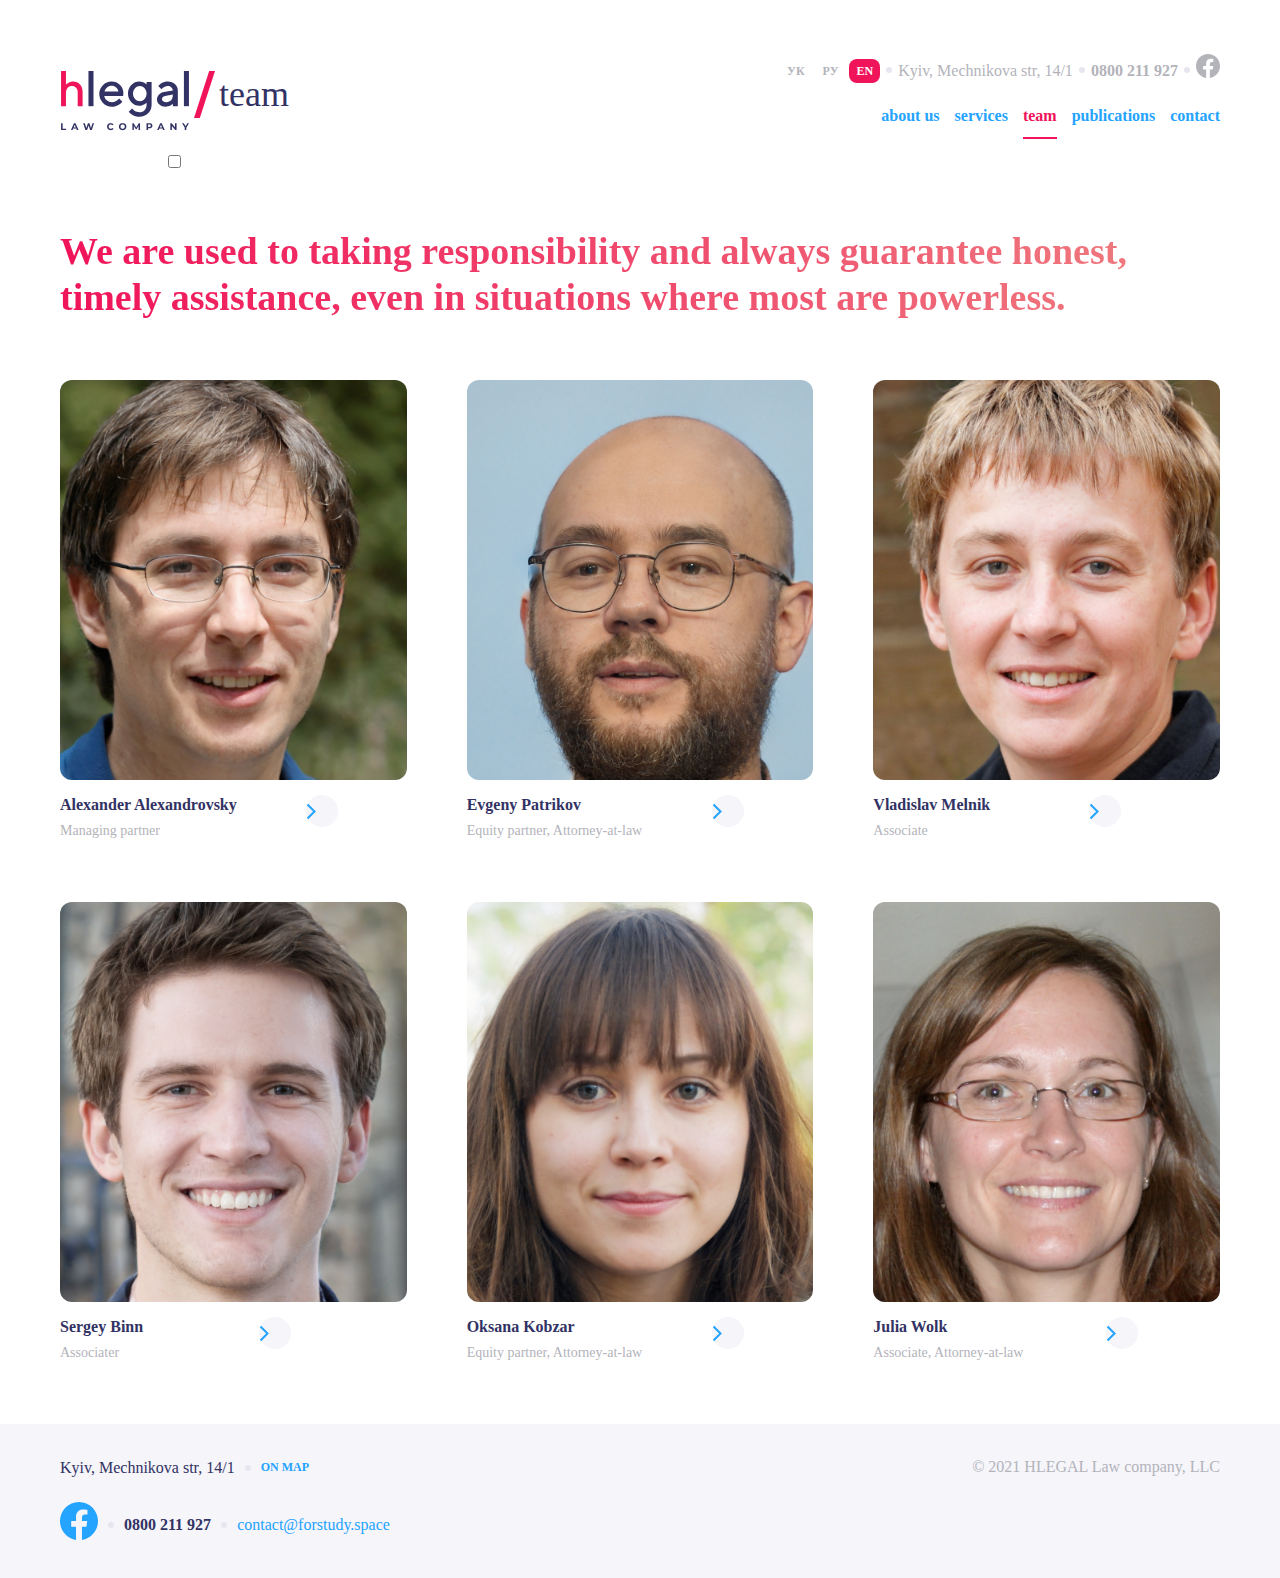
<file: pages/teams.html>
<!DOCTYPE html>
<html lang="en">

<head>
    <meta charset="UTF-8">
    <meta http-equiv="X-UA-Compatible" content="IE=edge">
    <meta name="viewport" content="width=device-width, initial-scale=1.0">
    <link rel="stylesheet" href="../fonts/font.css">
    <link rel="stylesheet" href="../css/team.css">
    <link rel="stylesheet" href="../css/media.css">
    <title>Document</title>
</head>

<body>
    <header class="header">
        <div class="container grid grid-2-columns justify-between">
            <div class="logo flex align-center">
                <a class="logo-assets" href="../index.html"><svg width="130" height="60" viewBox="0 0 130 61"
                        fill="none" xmlns="http://www.w3.org/2000/svg">
                        <path
                            d="M4.95672 0H0V35.7986H4.95672V22.5177C4.95672 20.2709 5.51557 18.4984 6.63326 17.2502C7.75095 16.002 9.2817 15.353 11.1769 15.353C12.8049 15.353 14.1655 15.9521 15.2589 17.1004C16.3523 18.2738 16.9112 19.7466 16.9112 21.5191V35.8236H21.8922V21.5191C21.8922 18.2238 20.9932 15.6276 19.1951 13.6804C17.3971 11.7332 15.0402 10.7596 12.1731 10.7596C11.347 10.7596 10.5209 10.8594 9.71906 11.0841C8.89294 11.3088 8.2369 11.5584 7.70235 11.833C7.16781 12.1076 6.65756 12.4072 6.1959 12.7567C5.73424 13.1062 5.41838 13.3558 5.27259 13.5056C5.1268 13.6554 5.00532 13.7552 4.95672 13.8301V0Z"
                            fill="#F0145A" />
                        <path d="M32.9726 0H27.8628V35.7689H32.9726V0Z" fill="#323264" />
                        <path
                            d="M63.1114 25.293L63.3669 22.7381C63.3669 19.3145 62.2428 16.453 59.9433 14.1536C57.6439 11.8541 54.7824 10.73 51.3588 10.73C47.9352 10.73 44.9715 11.9563 42.5188 14.4091C40.0661 16.8618 38.8397 19.7744 38.8397 23.2491C38.8397 26.826 40.1172 29.8919 42.621 32.4468C45.1248 35.0017 48.1396 36.2792 51.6143 36.2792C52.9429 36.2792 54.1692 36.0748 55.3956 35.7171C56.6219 35.3083 57.6439 34.8995 58.3593 34.4907C59.1258 34.0308 59.8922 33.5199 60.5565 32.9578C61.2208 32.3957 61.6807 31.9869 61.8851 31.7314C62.0895 31.4759 62.2428 31.3226 62.345 31.1693L59.0236 27.8479L58.2571 28.8188C57.7461 29.432 56.8774 30.0452 55.6511 30.7095C54.3736 31.3737 53.0451 31.6803 51.6143 31.6803C49.6215 31.6803 47.9352 31.0671 46.5045 29.7897C45.0737 28.5122 44.205 27.0304 43.9495 25.293H63.1114ZM51.3588 15.0733C53.2495 15.0733 54.7824 15.6354 56.0599 16.7085C57.2862 17.8327 58.0527 19.2123 58.3593 20.9497H44.1539C44.6138 19.2123 45.4314 17.8327 46.7089 16.7085C47.9352 15.6354 49.5193 15.0733 51.3588 15.0733Z"
                            fill="#323264" />
                        <path
                            d="M86.9429 34.2863C86.9429 36.5347 86.2786 38.3742 84.8989 39.805C83.5704 41.1846 81.8841 41.9 79.7891 41.9C78.8693 41.9 77.9496 41.7467 77.0809 41.4912C76.2122 41.2357 75.5479 40.9291 74.9859 40.5714C74.4238 40.2137 73.9128 39.856 73.4018 39.3962C72.9419 38.9363 72.6353 38.6297 72.482 38.4764C72.3287 38.3231 72.2265 38.1698 72.1244 38.0676L68.803 41.389L69.2117 41.9C69.4672 42.2577 69.9271 42.7176 70.5403 43.2285C71.1535 43.6884 71.8689 44.1994 72.6864 44.7104C73.504 45.1703 74.526 45.5791 75.8034 45.9368C77.0809 46.2944 78.4094 46.4988 79.7891 46.4988C83.2638 46.4988 86.1253 45.3236 88.5269 42.9731C90.8774 40.5714 92.0527 37.7099 92.0527 34.2352V11.241H86.9429V13.7959L86.0742 13.0294C85.5121 12.5184 84.6434 12.0074 83.4171 11.4965C82.1907 10.9855 80.8622 10.73 79.5336 10.73C76.4166 10.73 73.7595 11.9052 71.4601 14.3069C69.1606 16.7085 68.0365 19.57 68.0365 22.9936C68.0365 26.4172 69.1606 29.2787 71.4601 31.6803C73.7595 34.0819 76.4166 35.2572 79.5336 35.2572C80.4023 35.2572 81.2199 35.155 82.0885 34.9506C82.9061 34.6951 83.5704 34.4396 84.1325 34.1841C84.6945 33.9286 85.2055 33.622 85.6654 33.2644C86.1253 32.9067 86.483 32.6512 86.5852 32.549L86.9429 32.1913V34.2863ZM73.1463 22.9936C73.1463 20.8475 73.8106 19.059 75.1903 17.5772C76.5699 16.0953 78.2051 15.3288 80.0446 15.3288C81.8841 15.3288 83.5193 16.0953 84.8989 17.5772C86.2275 19.059 86.9429 20.8475 86.9429 22.9936C86.9429 25.1397 86.2275 26.9282 84.8989 28.41C83.5193 29.8919 81.8841 30.6583 80.0446 30.6583C78.2051 30.6583 76.5699 29.8919 75.1903 28.41C73.8106 26.9282 73.1463 25.1397 73.1463 22.9936Z"
                            fill="#323264" />
                        <path
                            d="M118.724 35.7682V19.9277C118.724 17.3217 117.753 15.1244 115.863 13.3871C113.972 11.5987 111.519 10.73 108.504 10.73C107.329 10.73 106.154 10.8833 105.03 11.1899C103.906 11.5476 102.986 11.9052 102.321 12.314C101.657 12.7228 100.993 13.1827 100.38 13.7448C99.7666 14.2558 99.4089 14.6135 99.2045 14.8179C99.0512 15.0222 98.8979 15.1755 98.7957 15.3288L102.117 18.6502L102.781 17.7816C103.19 17.2195 103.906 16.7085 104.979 16.1464C106.052 15.5843 107.227 15.3288 108.504 15.3288C109.986 15.3288 111.213 15.7887 112.183 16.6574C113.154 17.5261 113.614 18.6502 113.614 19.9277L104.672 21.4606C102.475 21.8183 100.686 22.687 99.46 24.0667C98.1825 25.4463 97.5182 27.1326 97.5182 29.1254C97.5182 31.016 98.3358 32.6512 99.971 34.0819C101.657 35.5638 103.701 36.2792 106.205 36.2792C107.074 36.2792 107.891 36.177 108.709 35.9215C109.577 35.7171 110.242 35.4616 110.804 35.2061C111.366 34.9506 111.877 34.644 112.337 34.2863C112.797 33.9287 113.103 33.6732 113.308 33.571C113.461 33.4177 113.563 33.2644 113.614 33.2133V35.7682H118.724ZM106.971 31.6803C105.643 31.6803 104.57 31.3737 103.803 30.7606C102.986 30.1474 102.628 29.432 102.628 28.6144C102.628 27.7457 102.884 26.9793 103.446 26.4172C104.008 25.8551 104.774 25.4463 105.694 25.293L113.614 24.0156V24.5265C113.614 26.826 113.052 28.5633 111.877 29.8408C110.702 31.0671 109.066 31.6803 106.971 31.6803Z"
                            fill="#323264" />
                        <path d="M130 0H124.89V35.7689H130V0Z" fill="#323264" />
                        <path d="M0 53.1185H1.59915V58.7253H5.06396V60.0283H0V53.1185Z" fill="#323264" />
                        <path
                            d="M15.5016 58.5477H12.2934L11.6814 60.0283H10.0428L13.1226 53.1185H14.702L17.7917 60.0283H16.1136L15.5016 58.5477ZM14.9982 57.3335L13.9025 54.688L12.8067 57.3335H14.9982Z"
                            fill="#323264" />
                        <path
                            d="M33.5121 53.1185L31.2516 60.0283H29.534L28.0138 55.3494L26.4443 60.0283H24.7366L22.4662 53.1185H24.1245L25.6842 57.9751L27.313 53.1185H28.7937L30.3731 58.0146L31.9821 53.1185H33.5121Z"
                            fill="#323264" />
                        <path
                            d="M50.5232 60.1468C49.819 60.1468 49.1807 59.9954 48.6082 59.6927C48.0422 59.3834 47.5947 58.959 47.2657 58.4193C46.9432 57.8731 46.782 57.2578 46.782 56.5734C46.782 55.889 46.9432 55.277 47.2657 54.7373C47.5947 54.1911 48.0422 53.7667 48.6082 53.464C49.1807 53.1547 49.8223 53 50.5331 53C51.1319 53 51.6716 53.1053 52.152 53.3159C52.6389 53.5265 53.047 53.8292 53.376 54.224L52.3494 55.1717C51.8821 54.6321 51.303 54.3622 50.612 54.3622C50.1843 54.3622 49.8026 54.4577 49.467 54.6485C49.1313 54.8328 48.8681 55.0927 48.6773 55.4283C48.493 55.764 48.4009 56.1456 48.4009 56.5734C48.4009 57.0012 48.493 57.3828 48.6773 57.7185C48.8681 58.0541 49.1313 58.3173 49.467 58.5082C49.8026 58.6924 50.1843 58.7846 50.612 58.7846C51.303 58.7846 51.8821 58.5115 52.3494 57.9653L53.376 58.9129C53.047 59.3143 52.6389 59.6203 52.152 59.8309C51.665 60.0415 51.1221 60.1468 50.5232 60.1468Z"
                            fill="#323264" />
                        <path
                            d="M62.5933 60.1468C61.876 60.1468 61.2278 59.9922 60.6487 59.6829C60.0761 59.3736 59.6253 58.9491 59.2963 58.4095C58.9738 57.8632 58.8126 57.2512 58.8126 56.5734C58.8126 55.8956 58.9738 55.2868 59.2963 54.7472C59.6253 54.201 60.0761 53.7733 60.6487 53.464C61.2278 53.1547 61.876 53 62.5933 53C63.3106 53 63.9555 53.1547 64.5281 53.464C65.1006 53.7733 65.5514 54.201 65.8804 54.7472C66.2095 55.2868 66.374 55.8956 66.374 56.5734C66.374 57.2512 66.2095 57.8632 65.8804 58.4095C65.5514 58.9491 65.1006 59.3736 64.5281 59.6829C63.9555 59.9922 63.3106 60.1468 62.5933 60.1468ZM62.5933 58.7846C63.0013 58.7846 63.3698 58.6924 63.6989 58.5082C64.0279 58.3173 64.2846 58.0541 64.4688 57.7185C64.6597 57.3828 64.7551 57.0012 64.7551 56.5734C64.7551 56.1456 64.6597 55.764 64.4688 55.4283C64.2846 55.0927 64.0279 54.8328 63.6989 54.6485C63.3698 54.4577 63.0013 54.3622 62.5933 54.3622C62.1853 54.3622 61.8168 54.4577 61.4877 54.6485C61.1587 54.8328 60.8987 55.0927 60.7079 55.4283C60.5236 55.764 60.4315 56.1456 60.4315 56.5734C60.4315 57.0012 60.5236 57.3828 60.7079 57.7185C60.8987 58.0541 61.1587 58.3173 61.4877 58.5082C61.8168 58.6924 62.1853 58.7846 62.5933 58.7846Z"
                            fill="#323264" />
                        <path
                            d="M78.7995 60.0283L78.7896 55.8824L76.7561 59.2979H76.0355L74.0119 55.9713V60.0283H72.5115V53.1185H73.8342L76.4205 57.4125L78.9673 53.1185H80.2802L80.2999 60.0283H78.7995Z"
                            fill="#323264" />
                        <path
                            d="M89.8659 53.1185C90.478 53.1185 91.0077 53.2205 91.4552 53.4245C91.9093 53.6285 92.2581 53.918 92.5016 54.2931C92.7451 54.6682 92.8668 55.1125 92.8668 55.6258C92.8668 56.1325 92.7451 56.5767 92.5016 56.9584C92.2581 57.3335 91.9093 57.623 91.4552 57.8271C91.0077 58.0245 90.478 58.1232 89.8659 58.1232H88.4741V60.0283H86.8749V53.1185H89.8659ZM89.7771 56.8202C90.2575 56.8202 90.6227 56.7182 90.8728 56.5142C91.1229 56.3036 91.2479 56.0074 91.2479 55.6258C91.2479 55.2375 91.1229 54.9414 90.8728 54.7373C90.6227 54.5268 90.2575 54.4215 89.7771 54.4215H88.4741V56.8202H89.7771Z"
                            fill="#323264" />
                        <path
                            d="M103.148 58.5477H99.9396L99.3276 60.0283H97.6889L100.769 53.1185H102.348L105.438 60.0283H103.76L103.148 58.5477ZM102.644 57.3335L101.549 54.688L100.453 57.3335H102.644Z"
                            fill="#323264" />
                        <path
                            d="M117.428 53.1185V60.0283H116.115L112.67 55.8331V60.0283H111.09V53.1185H112.413L115.848 57.3137V53.1185H117.428Z"
                            fill="#323264" />
                        <path
                            d="M127.315 57.5803V60.0283H125.716V57.5605L123.041 53.1185H124.739L126.585 56.1884L128.43 53.1185H130L127.315 57.5803Z"
                            fill="#323264" />
                    </svg></a>
                <svg class="slash" width="21" height="47" viewBox="0 0 21 47" fill="none"
                    xmlns="http://www.w3.org/2000/svg">
                    <path fill-rule="evenodd" clip-rule="evenodd" d="M15.1752 0H21L5.82482 47H0L15.1752 0Z"
                        fill="#F0145A" />
                </svg>
                <span class="page">team</span>
            </div>
            <div class="info flex align-center">
                <div>
                    <form>
                        <label>
                            <input class="lang-check" type="radio" name="lang" value="en" id="ukr">
                            <span class="lang" lang="uk">УК</span>
                        </label>
                        <label>
                            <input class="lang-check" type="radio" name="lang" value="en" id="ru">
                            <span class="lang" lang="ru">РУ</span>
                        </label>
                        <label>
                            <input class="lang-check" type="radio" name="lang" value="en" id="en" checked>
                            <span class="lang" lang="en">EN</span>
                        </label>
                    </form>
                </div>
                <span class="dot-separator"></span>
                <a class="address"
                    href="https://www.google.com/maps/place/BAO/@50.4370215,30.5305854,18z/data=!4m10!1m2!2m1!1sKyiv,+Mechnikova+str,+14%2F1!3m6!1s0x40d4cf072c51c1df:0x367ea59ccf0efcc4!8m2!3d50.4370215!4d30.5326453!15sChpLeWl2LCBNZWNobmlrb3ZhIHN0ciwgMTQvMVoaIhhreWl2IG1lY2huaWtvdmEgc3RyIDE0IDGSAQ1tZWFsX2RlbGl2ZXJ5mgEkQ2hkRFNVaE5NRzluUzBWSlEwRm5TVVI1YVhKNlRuUlJSUkFC4AEA!16s%2Fg%2F11cm3tsnsh"
                    target="_blank">Kyiv, Mechnikova str, 14/1</a>
                <span class="dot-separator"></span>
                <a class="phone" href="tel:+380800211927">0800 211 927</a>
                <span class="dot-separator"></span>
                <a class="fb-header" href="https://www.facebook.com/Hillel.IT.School/?mibextid=LQQJ4d"
                    target="_blank"><svg width="24" height="24" viewBox="0 0 24 24" fill="none"
                        xmlns="http://www.w3.org/2000/svg">
                        <path
                            d="M24 12.0733C24 5.40541 18.6274 0 12 0C5.37258 0 0 5.40541 0 12.0733C0 18.0995 4.38823 23.0943 10.125 24V15.5633H7.07813V12.0733H10.125V9.41343C10.125 6.38755 11.9165 4.71615 14.6576 4.71615C15.9705 4.71615 17.3438 4.95195 17.3438 4.95195V7.92313H15.8306C14.3399 7.92313 13.875 8.85379 13.875 9.80857V12.0733H17.2031L16.6711 15.5633H13.875V24C19.6118 23.0943 24 18.0995 24 12.0733Z"
                            fill="#B3B3BA" />
                    </svg>
                </a>
            </div>
            <input class="burger-check" type="checkbox">
            <p class="burger">
                <span></span>
                <span></span>
                <span></span>
                <span></span>
            </p>
            <nav class="nav flex">
                <a class="nav-item" href="../index.html">about us</a>
                <a class="nav-item" href="#">services</a>
                <a class="nav-item active" href="#">team</a>
                <a class="nav-item" href="#">publications</a>
                <a class="nav-item" href="#">contact</a>
            </nav>
        </div>
    </header>
    <section class="team">
        <div class="container">
            <h1 class="team-title mgy-auto">We are used to taking responsibility and always guarantee honest, timely
                assistance, even in situations
                where most are powerless.</h1>
            <div class="members grid">
                <div class="card">
                    <img src="../images/Team-1.jpg" alt="Team-member-1">
                    <div class="card-content grid grid-2-columns">
                        <h4 class="card-title">Alexander Alexandrovsky</h4>
                        <a href="#" class="arrow-button flex align-center"><svg width="10" height="17"
                                viewBox="0 0 10 17" fill="none" xmlns="http://www.w3.org/2000/svg">
                                <path d="M1.5 15.5L8.5 8.5L1.5 1.5" stroke="#24A3FF" stroke-width="2" />
                            </svg></a>
                        <p class="card-description">Managing partner</p>
                    </div>
                </div>
                <div class="card">
                    <img src="../images/Team-2.jpg" alt="Team-member-1">
                    <div class="card-content grid grid-2-columns">
                        <h4 class="card-title">Evgeny Patrikov</h4>
                        <a href="#" class="arrow-button flex align-center"><svg width="10" height="17"
                                viewBox="0 0 10 17" fill="none" xmlns="http://www.w3.org/2000/svg">
                                <path d="M1.5 15.5L8.5 8.5L1.5 1.5" stroke="#24A3FF" stroke-width="2" />
                            </svg></a>
                        <p class="card-description">Equity partner, Attorney-at-law</p>
                    </div>
                </div>
                <div class="card">
                    <img src="../images/Team-3.jpg" alt="Team-member-1">
                    <div class="card-content grid grid-2-columns">
                        <h4 class="card-title">Vladislav Melnik</h4>
                        <a href="#" class="arrow-button flex align-center"><svg width="10" height="17"
                                viewBox="0 0 10 17" fill="none" xmlns="http://www.w3.org/2000/svg">
                                <path d="M1.5 15.5L8.5 8.5L1.5 1.5" stroke="#24A3FF" stroke-width="2" />
                            </svg></a>
                        <p class="card-description">Associate</p>
                    </div>
                </div>
                <div class="card">
                    <img src="../images/Team-4.jpg" alt="Team-member-1">
                    <div class="card-content grid grid-2-columns">
                        <h4 class="card-title">Sergey Binn</h4>
                        <a href="#" class="arrow-button flex align-center"><svg width="10" height="17"
                                viewBox="0 0 10 17" fill="none" xmlns="http://www.w3.org/2000/svg">
                                <path d="M1.5 15.5L8.5 8.5L1.5 1.5" stroke="#24A3FF" stroke-width="2" />
                            </svg></a>
                        <p class="card-description">Associater</p>
                    </div>
                </div>
                <div class="card">
                    <img src="../images/Team-5.jpg" alt="Team-member-1">
                    <div class="card-content grid grid-2-columns">
                        <h4 class="card-title">Oksana Kobzar</h4>
                        <a href="#" class="arrow-button flex align-center"><svg width="10" height="17"
                                viewBox="0 0 10 17" fill="none" xmlns="http://www.w3.org/2000/svg">
                                <path d="M1.5 15.5L8.5 8.5L1.5 1.5" stroke="#24A3FF" stroke-width="2" />
                            </svg></a>
                        <p class="card-description">Equity partner, Attorney-at-law</p>
                    </div>
                </div>
                <div class="card">
                    <img src="../images/Team-6.jpg" alt="Team-member-1">
                    <div class="card-content grid grid-2-columns">
                        <h4 class="card-title">Julia Wolk</h4>
                        <a href="#" class="arrow-button flex align-center"><svg width="10" height="17"
                                viewBox="0 0 10 17" fill="none" xmlns="http://www.w3.org/2000/svg">
                                <path d="M1.5 15.5L8.5 8.5L1.5 1.5" stroke="#24A3FF" stroke-width="2" />
                            </svg></a>
                        <p class="card-description">Associate, Attorney-at-law</p>
                    </div>
                </div>
            </div>
        </div>
    </section>
    <footer class="footer">
        <div class="container grid grid-2-columns justify-between">
            <div class="address flex align-center">
                <span class="address-name flex align-center">Kyiv, Mechnikova str, 14/1</span>
                <span class="dot-separator"></span>
                <a class="address-link"
                    href="https://www.google.com/maps/place/BAO/@50.4370215,30.5305854,18z/data=!4m10!1m2!2m1!1sKyiv,+Mechnikova+str,+14%2F1!3m6!1s0x40d4cf072c51c1df:0x367ea59ccf0efcc4!8m2!3d50.4370215!4d30.5326453!15sChpLeWl2LCBNZWNobmlrb3ZhIHN0ciwgMTQvMVoaIhhreWl2IG1lY2huaWtvdmEgc3RyIDE0IDGSAQ1tZWFsX2RlbGl2ZXJ5mgEkQ2hkRFNVaE5NRzluUzBWSlEwRm5TVVI1YVhKNlRuUlJSUkFC4AEA!16s%2Fg%2F11cm3tsnsh">On
                    map</a>
            </div>
            <span class="rights">© 2021 HLEGAL Law company, LLC</span>
            <div class="info flex align-center">
                <a class="fb-footer" target="_blank"
                    href="https://www.facebook.com/Hillel.IT.School/?mibextid=LQQJ4d"><svg width="38" height="38"
                        viewBox="0 0 38 38" fill="none" xmlns="http://www.w3.org/2000/svg">
                        <path
                            d="M38 19.1161C38 8.55857 29.4934 0 19 0C8.50658 0 0 8.55857 0 19.1161C0 28.6575 6.94803 36.5659 16.0312 38V24.6419H11.207V19.1161H16.0312V14.9046C16.0312 10.1136 18.8678 7.46723 23.2078 7.46723C25.2866 7.46723 27.4609 7.84059 27.4609 7.84059V12.545H25.0651C22.7048 12.545 21.9688 14.0185 21.9688 15.5302V19.1161H27.2383L26.3959 24.6419H21.9688V38C31.052 36.5659 38 28.6575 38 19.1161Z"
                            fill="#24A3FF" />
                    </svg></a>
                <span class="dot-separator"></span>
                <a class="phone" href="tel:+380800211927">0800 211 927</a>
                <span class="dot-separator"></span>
                <a class="contact" href="mailto:contact@forstudy.space">contact@forstudy.space</a>
            </div>
        </div>
    </footer>
</body>

</html>
</file>
<file: css/team.css>
@import url(./basic.css);
@import url(./header.css);
@import url(./footer.css);


.team {
  margin-top: var(--basic-space);
}

.members {
  margin-top: var(--basic-space);

  grid-template-columns: repeat(3, 1fr);
  gap: var(--basic-space);
}

.card:hover .card-title {
  color: var(--color-accent)
}

.card:hover svg path {
  stroke: var(--color-accent)
}

.card img {
  height: 400px;
  border-radius: 12px;
  margin-bottom: 15px;
}

.card-content {
  row-gap: 5px;  
}

.card-description {
  font-size: 14px;
  line-height: 22px;
  color: var(--color-grey-text);
}

.arrow-button {
  grid-row: span 2;

  width: 32px;
  height: 32px;
  border-radius: 50%;

  background-color: var(--color-grey-bg);
}
</file>
<file: css/media.css>
/* desktop HD */

@media (min-width: 1920px) {
  :root {
    --container-wide: 1920px;
    --container-small: 1360px;
  }
  .wide {
    padding-right: 160px;
    padding-left: 160px;
  }

  /* contact */

  .contact-wrapper, .contact-form {
    max-width: 650px;
  }
}

/* container-small */

@media (max-width: 1200px) {
  .small {
    max-width: var(--container-wide);
    padding-right: var(--basic-space);
    padding-left: var(--basic-space);
  }
}

/* tablet HD */

@media (max-width: 1024px) {
  :root {
    --container-wide: 1024px;
  }
  .team-title {
    max-width: 664px;
    margin: 0 auto;
  }
}

/* tablet SD */

@media (max-width: 900px) {
  :root {
    --container-wide: 768px;
  }

  /* header */

  .header .container {
    grid-template-columns: auto;
    row-gap: 30px;
  }
  .header .info {
    grid-area: 1 / 1;
  }
  .header .logo {
    grid-area: 2 / 1;
  }
  .header .nav {
    grid-area: 3 / 1;
    justify-self: start;
  }

  /* footer */

  .footer .container {
    grid-template-columns: auto;
    row-gap: 25px;
    justify-content: center;
  }
  .footer .rights {
    grid-row: 3;
    text-align: center;
  }

  /* team */

  .team .members {
    grid-template-columns: repeat(2, 1fr);
  }

  /* contact */
  
  .contact .container {
    flex-direction: column;
  }
  .contact-wrapper, .contact-form {
    max-width: 100%;
  }
}

/* mobile */

@media (max-width: 602px) {
  :root {
    --container-wide: 375px;
    --basic-space: 30px;
  }

  .dot-separator,
  .fb-header,
  .header .address,
  .nav-item::after {
    display: none;
  }

  .small {
    max-width: 100%;
  }

  /* header */

  .header {
    padding-top: 0px;
  }
  .header .container {
    grid-template-columns: auto auto;
    align-items: center;
    row-gap: 0px;
    padding: 0 15px;
    max-width: 100%;
  }
  .header .info {
    background-color: var(--color-grey-bg);
    margin: 0 -15px;
    padding: 10px 1rem;

    justify-content: space-between;
    grid-column: span 2;
  }
  .header .logo {
    align-items: center;
  }
  .header .slash {
    width: 12px;
    height: 26px;
  }
  .header .logo-assets svg {
    width: 70px;
    height: 32px;
  }
  .header .logo-assets {
    padding-top: 15px;
  }
  .header .page {
    font-size: 1.25rem;
  }
  .header .burger {
    display: initial;
    grid-area: 2 / 2;
    justify-self: end;
  }

  /* nav-bar */

  .nav {
    display: flex;
    flex-direction: column;

    background-color: var(--color-white);
    border-radius: 12px;

    gap: 15px;
    padding: 64px 12px 12px 12px;
    position: fixed;
    inset: 45px 8px 8px 8px;
    z-index: 2;

    transition: all 0.15s linear;
    transform: translateY(100vh);
  }
  .nav-item {
    width: 100%;
    max-width: 335px;
    padding: 7px 0;

    text-align: center;
    font-size: 1.5rem;
    line-height: 1.82rem;

    background-color: var(--color-grey-bg);
    border-radius: 12px;
  }

  .burger {
    display: initial;
  }

  /* footer */

  .footer .container {
    display: flex;
    flex-direction: column;
    justify-content: center;

    padding: 0;
  }
  .footer .address {
    display: flex;
    flex-direction: column;
  }
  .footer .info {
    display: flex;
    flex-direction: column;
  }
  .footer .rights {
    order: 3;
  }

  /* team */

  .team .members {
    grid-template-columns: repeat(1, 1fr);
  }
  .team .members img {
    height: 300px;
  }
  .team .team-title {
    font-size: 30px;
    line-height: 2.3rem;
  }
}
</file>
<file: css/header.css>
.header {
  padding-top: 50px;
}

.header .container {
  row-gap: 16px;
}

.header .logo {
  grid-area: 1 / 1 / span 2;
  gap: 4px;
}

.logo-assets {
  padding-top: 21px;
}

.logo .page {
  font-size: 2.25rem;
  line-height: 1.7rem;
  color: var(--color-main-regular);
}

.header .info {
  gap: 6px;
}

.lang {
  font-weight: var(--txt-bold);
  font-size: 0.75rem;
  line-height: 0.6rem;
  color: var(--color-grey-text);

  padding: 5px 7px;
  border-radius: 8px;
}

.lang-check {
  display: none;
}

.lang:hover {
  background-color: var(--color-grey-bg);
}

.lang-check:checked + .lang {
  background-color: var(--color-accent);
  color: var(--color-white);
}

.header .address {
  color: var(--color-grey-text);
  line-height: 0.7rem;
}

.header .phone {
  font-weight: var(--txt-bold);
  line-height: 0.7rem;
  color: var(--color-grey-text);
}

.fb-header:hover svg path {
  fill: var(--color-accent);
}

/* nav-bar */

.burger {
  display: none;

  width: 30px;
  height: 30px;
  position: relative;
}

.burger span {
  display: block;
  width: 25px;
  height: 2px;

  background-color: var(--color-main-regular);
  opacity: 1;

  position: absolute;
  left: 5px;

  transition: all 0.2s linear;
}

.burger span:first-child {
  top: 4px;
}
.burger span:nth-child(2),
.burger span:nth-child(3) {
  top: 14px;
}
.burger span:last-child {
  top: 24px;
}

.burger-active span:first-child {
  top: 0;
  opacity: 0;
}
.burger-active span:nth-child(2) {
  transform: rotate(45deg);
  z-index: 3;
  background-color: #ec6f5d;
}
.burger-active span:nth-child(3) {
  transform: rotate(-45deg);
  z-index: 3;
  background-color: #ec6f5d;
}
.burger-active span:last-child {
  top: 30px;
  opacity: 0;
}

.burger-active ~ .nav {
  transform: translateY(0);
}

/* nav */

.nav {
  font-weight: var(--txt-bold);

  gap: 15px;
  grid-column: 2;
  grid-row: 2;

  justify-self: end;
}

.nav-item {
  line-height: 1.2rem;
  padding-bottom: 5px;
  position: relative;
}

.nav-item::after {
  content: "";
  display: block;
  width: 0;
  height: 2px;

  position: absolute;
  left: 50%;
  bottom: 0;

  background-color: var(--color-active-regular);
  transition: all 0.1s linear;
}

.nav-item:hover::after {
  left: 0;
  width: 100%;
}

.nav-item.active {
  color: var(--color-accent);
}

.nav-item.active::after {
  background-color: var(--color-accent);
  left: 0;
  width: 100%;
}
</file>
<file: css/footer.css>
.footer {
  background-color: var(--color-grey-bg);
  margin-top: var(--basic-space);
  padding-top: 30px;
  padding-bottom: 30px;
}

.footer .container {
  row-gap: 21px;
}

.footer .address {
  gap: 10px;
}

.footer .address-name {
  color: var(--color-main-regular);
}

.address-link {
  font-weight: var(--txt-bold);
  font-size: 0.75rem;
  line-height: 1.7rem;
  text-transform: uppercase;
}

.footer .rights {
  color: var(--color-grey-text);
}

.footer .info {
  gap: 10px;
}

.fb-footer:hover svg path {
  fill: var(--color-accent);
}

.footer .phone {
  color: var(--color-main-regular);
  font-weight: var(--txt-bold);
}

.footer-contact {
  font-weight: var(--txt-bold);
}

.footer-contact:hover {
  color: var(--color-accent);
}
</file>
<file: fonts/font.css>
@font-face {
    font-family: "Bitter";
    src: url("./Bitter-Regular.woff2") format("woff2");
    font-weight: 400;
}

@font-face {
    font-family: "Raleway";
    src: url("./Raleway-Regular.woff2") format("woff2");
    font-weight: 400;
}

@font-face {
    font-family: "Raleway";
    src: url("./Raleway-Bold.woff2") format("woff2");
    font-weight: 700;
}
</file>
<file: css/contact.css>
@import url(./basic.css);
@import url(./header.css);
@import url(./footer.css);

.contact {
  margin-top: var(--basic-space);
}

.contact .container {
  gap: var(--basic-space);
}

.contact-wrapper,
.contact-form {
  width: 100%;
  max-width: 510px;
}

/* contact-wrapper */

.contact-wrapper {
  gap: calc(var(--basic-space) / 2);
}

.contact hr {
  height: 4px;
  background-color: var(--color-grey-separator);
  border: unset;
}

.contact-info {
  gap: 15px;
}

.contact-address {
  font-size: 1.3rem;
  line-height: 1.8rem;
  color: var(--color-main-regular);
}

.fb-contact {
  gap: 10px;
  max-width: 150px;
}

.fb-contact:hover span,
.fb-contact:hover svg path {
  color: var(--color-accent);
  fill: var(--color-accent);
}

.fb-contact span {
  font-weight: 700;
  font-size: 0.75rem;
  line-height: 1rem;
  text-transform: uppercase;

  color: var(--color-active-regular);
}

.contact-phone {
  color: var(--color-main-alt);
}

.contact-phone,
.contact-mail {
  font-size: 1.3rem;
  line-height: 1.6rem;
}

/* contact-form */

.contact-form {
  background-color: var(--color-grey-bg);
  border-radius: 12px;

  gap: 30px;
  padding: 30px;
}

.contact-title {
  font-size: 1.9em;
  line-height: 2.3rem;
}

.contact-input {
  border: 1px solid var(--color-white);
  border-radius: 8px;
  padding: 15px;

  color: var(--color-black);
}
.contact-input:focus {
  outline: none;
  border-color: var(--color-active-regular);
}
.contact-input:invalid {
  color: #ff0000;
  border-color: #ff0000;
}

textarea.contact-input {
  height: 130px;
  resize: none;
}

.contact-form h3 {
  font-size: 0.9rem;
  line-height: 1.1rem;
  letter-spacing: 1px;
  text-transform: uppercase;

  color: var(--color-grey-text);
}

.contact-button {
  font-weight: 700;
  background-color: var(--color-active-regular);
  color: var(--color-white);

  border: unset;
  border-radius: 12px;
  box-shadow: 0px 0px 20px rgba(36, 163, 255, 0.5);

  padding: 18px 0;
}
.contact-button:hover {
  background-color: var(--color-active-hover);
}
.contact-button:active {
  background-color: var(--color-active-active);
}
</file>
<file: css/login_style.css>
/* default */

* {
  margin: 0;
  padding: 0;
  box-sizing: border-box;
  color: #fff;
}

a,
a:hover {
  color: inherit;
  text-decoration: none;
}

img {
  max-width: 100%;
}

html {
  font-family: "Montserrat", "sans-serif";
  font-size: 16px;
  font-weight: 400;
}

.container {
  min-width: 1140px;
  margin-left: auto;
  margin-right: auto;
  padding-left: 1rem;
  padding-right: 1rem;
}

.hidden {
  display: none !important;
}

/* intro */

.intro {
  width: 100%;
  height: 100vh;
  background: url("../img/background.jpg") center;
  background-size: cover;
  display: flex;
  flex-direction: column;
}

/* navigation */

.intro-nav {
  width: 100%;
  max-width: 300px;
  margin: 20px auto;
  text-transform: uppercase;

  display: flex;
  justify-content: space-between;
}

.intro-nav > a {
  transition: color 0.15s linear;
}

.intro-nav > a:hover {
  color: #305454;
}

/* login-form */

.login-form {
  width: 100%;
  height: auto;
  display: flex;
  flex-direction: column;
  justify-content: center;
}

.login-wrapper {
  width: 100%;
  max-width: 500px;
  height: 100%;
  max-height: 400px;
  background-color: rgb(127, 163, 163, 0.9);
  margin: 50px auto;
}

.login-title {
  text-align: center;
  margin: 50px 0;
  font-weight: 400;
}

.login-form > input {
  margin: auto;
  padding: 5px;
  width: 100%;
  max-width: 250px;
  height: 35px;

  color: #000;
  font-family: inherit;
  line-height: 1.5;

  border: none;
  border-radius: 5px;
  outline: none;
}

.login-form > button {
  margin: auto;
  width: 100%;
  max-width: 200px;
  height: 35px;

  background-color: #fff;
  color: #305454;
  font-family: inherit;
  line-height: 1.5;

  border: none;
  border-radius: 5px;

  transition-property: background-color, color;
  transition-duration: 0.2s;
}

.login-form > button:hover {
  background-color: #305454;
  color: #fff;
}

.remember-me {
  margin: 0 auto 20px auto;
}
</file>
<file: css/search_style.css>
/* default */

* {
  margin: 0;
  padding: 0;
  box-sizing: border-box;
  color: #fff;
}

a,
a:hover {
  color: inherit;
  text-decoration: none;
}

img {
  max-width: 100%;
}

html {
  font-family: "Montserrat", "sans-serif";
  font-size: 16px;
  font-weight: 400;
}

.container {
  min-width: 1140px;
  margin-left: auto;
  margin-right: auto;
  padding-left: 1rem;
  padding-right: 1rem;
}

.hidden {
  display: none !important;
}

/* intro */

.intro {
  width: 100%;
  height: 100vh;
  background: url("../img/background.jpg") center;
  background-size: cover;
  display: flex;
  flex-direction: column;
}

/* navigation */

.intro-nav {
  width: 100%;
  max-width: 300px;
  margin: 20px auto;
  text-transform: uppercase;

  display: flex;
  justify-content: space-between;
}

.intro-nav > a {
  transition: color 0.15s linear;
}

.intro-nav > a:hover {
  color: #305454;
}

/* search-form */

.search-form {
  width: 100%;
  height: auto;
  max-height: 80%;
  display: flex;
  flex-direction: column;
  justify-content: center;
}

.search-wrapper {
  width: 100%;
  max-width: 700px;
  height: 100%;
  max-height: 450px;
  background-color: rgb(127, 163, 163, 0.9);
  margin: 50px auto;
}

.search-title {
  text-align: center;
  margin: 40px 0;
  font-weight: 400;
}

.content {
  display: flex;
  flex-direction: row;
}

.column1, .column2 {
  width: 50%;
  padding-left: 10%;
}

.column1 > p, .column2 > p  {
  margin-bottom: 10px;
}

.search-form > button {
  margin: auto;
  margin-top: 10px;
  width: 100%;
  max-width: 200px;
  height: 35px;

  background-color: #fff;
  color: #305454;
  font-family: inherit;
  line-height: 1.5;

  border: none;
  border-radius: 5px;

  transition-property: background-color, color;
  transition-duration: 0.2s;
}

.search-form > button:hover {
  background-color: #305454;
  color: #fff;
}

input,
select,
option {
  color: #305454;
  font-family: inherit;
  border: none;
  border-radius: 5px;
  padding-left: 3px;
}
</file>
